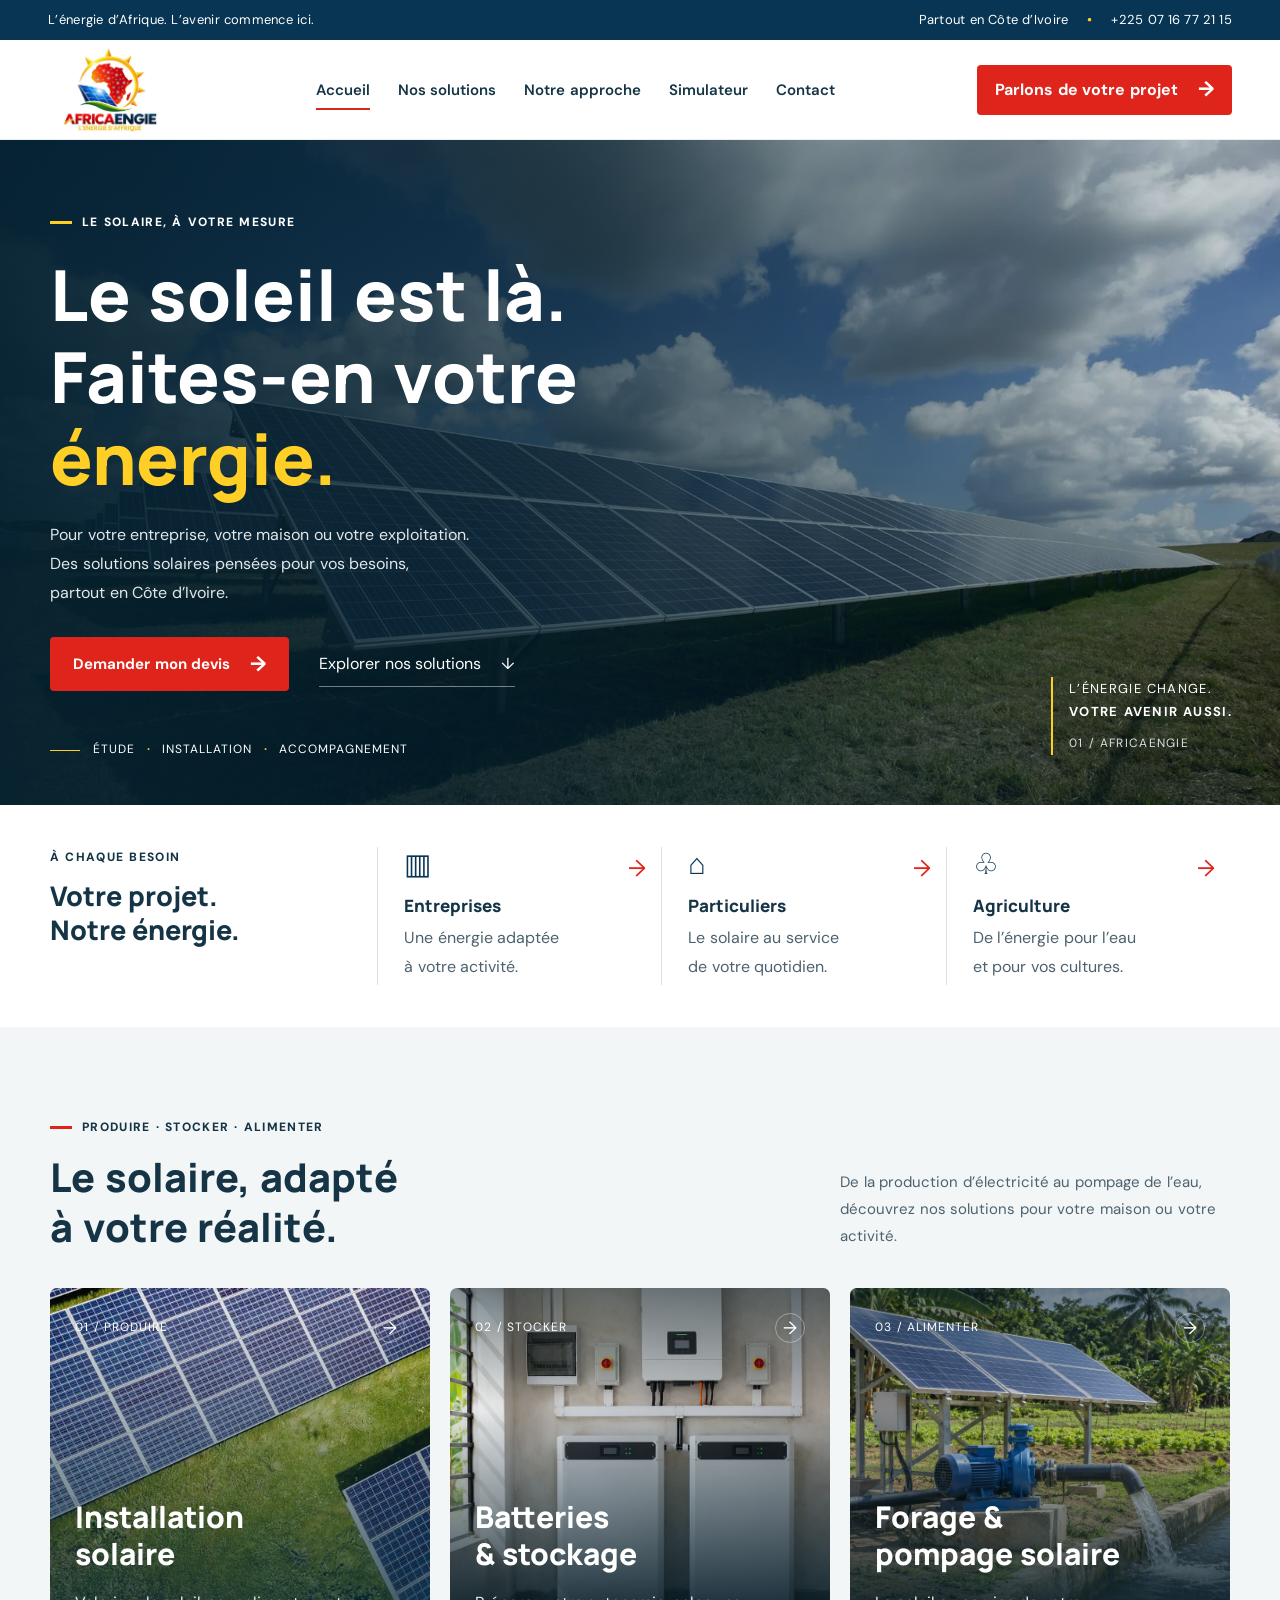
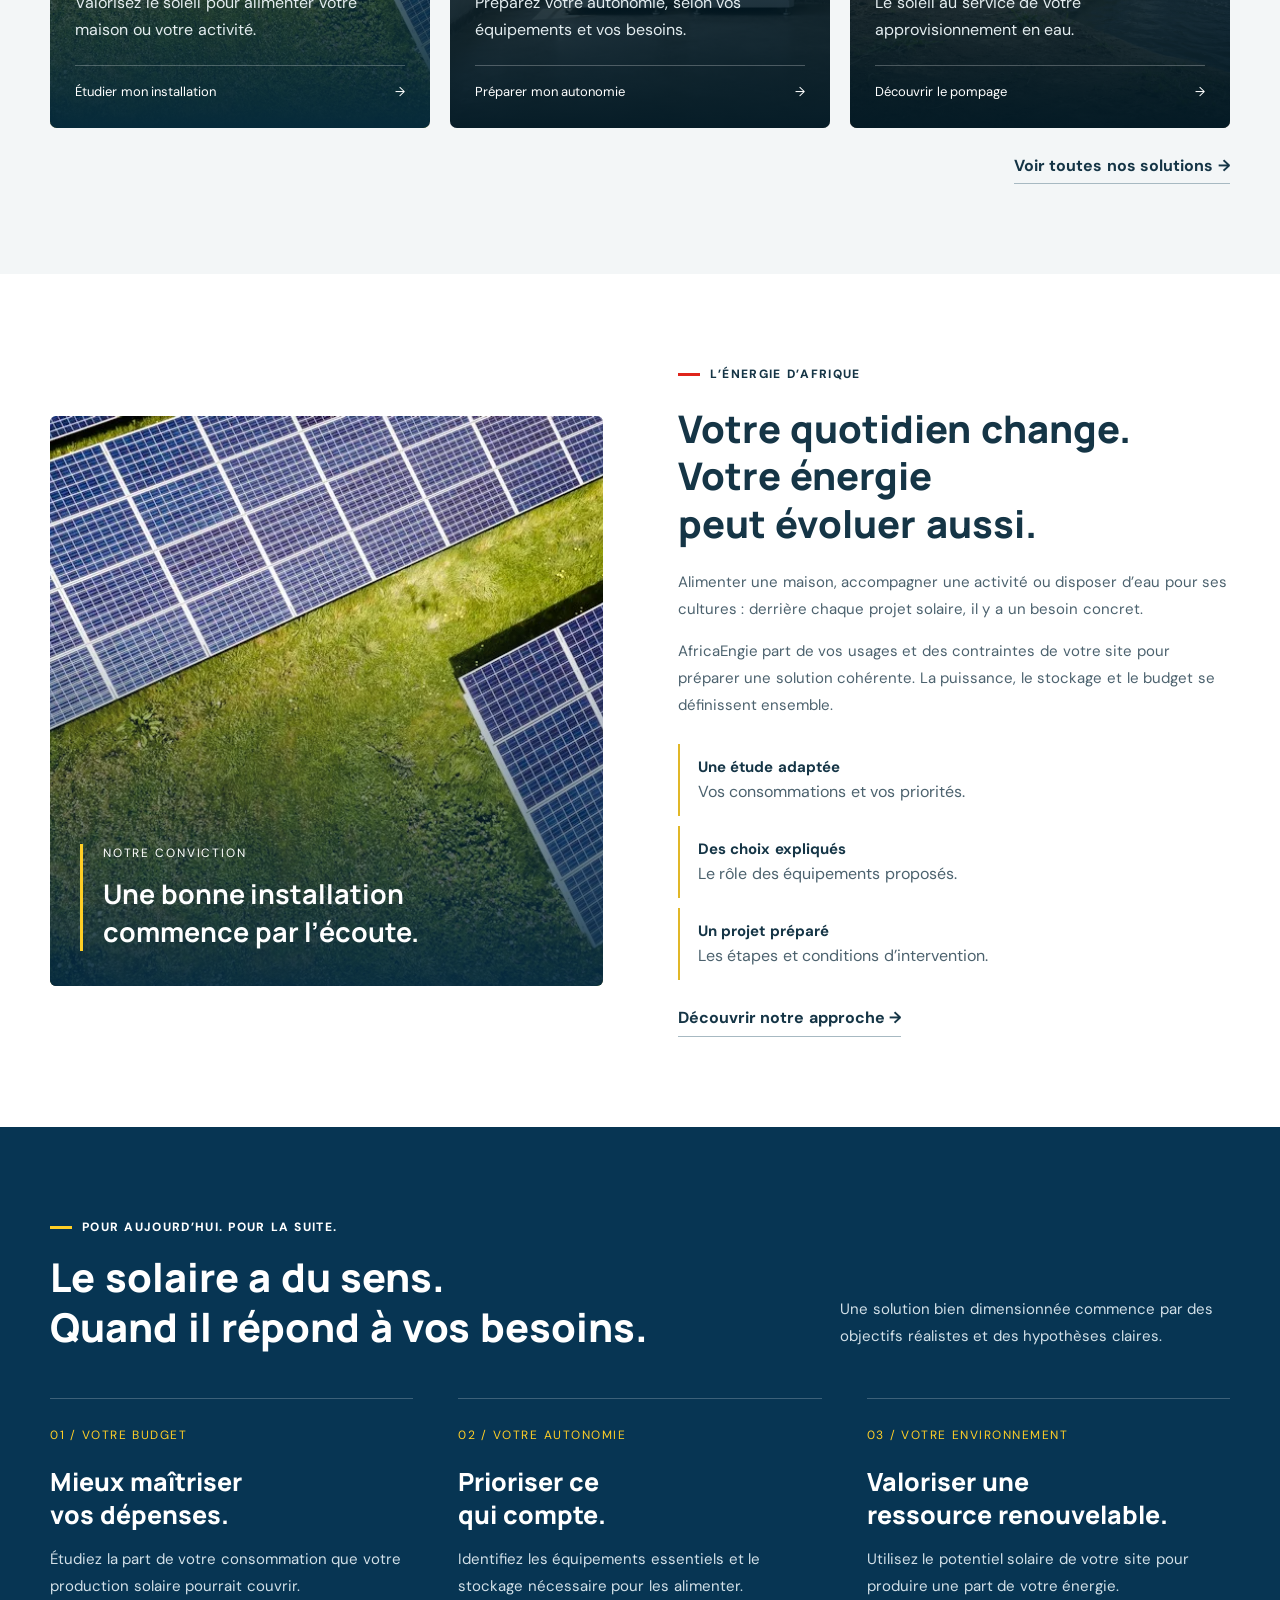
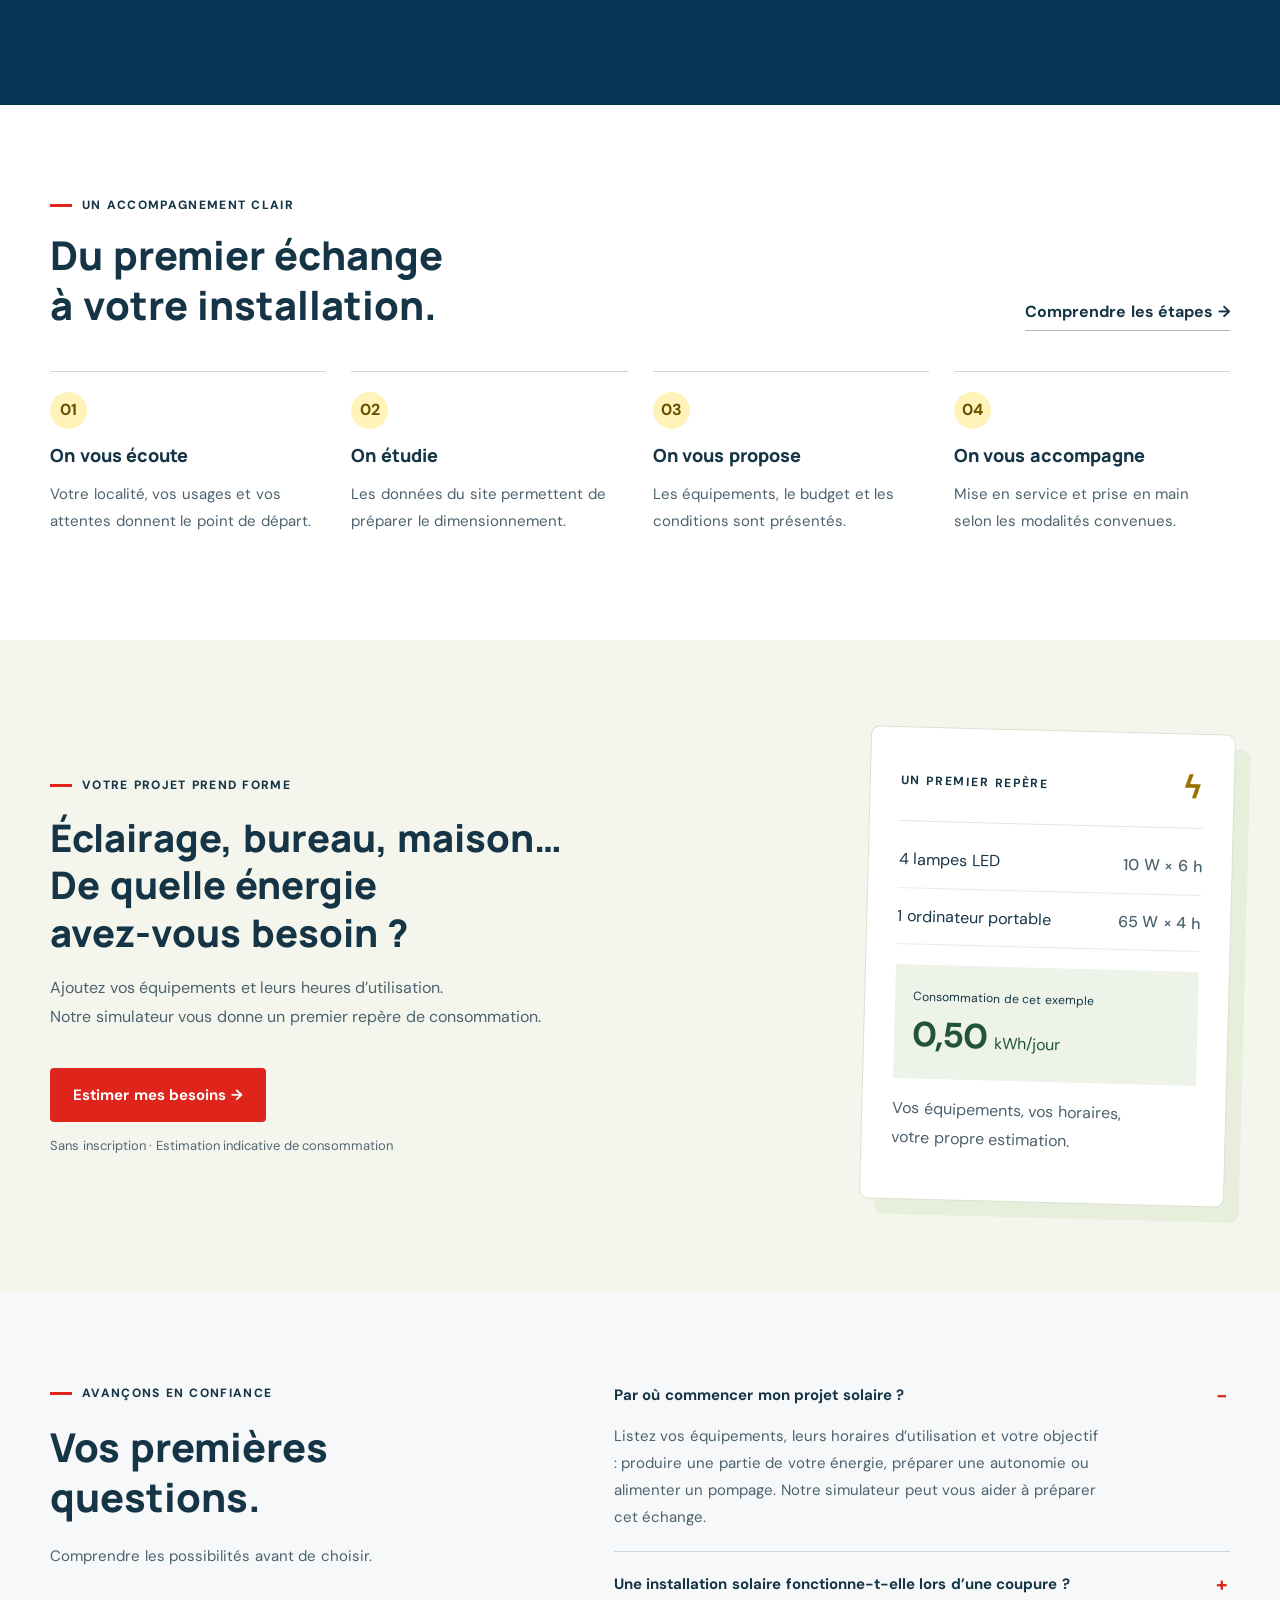
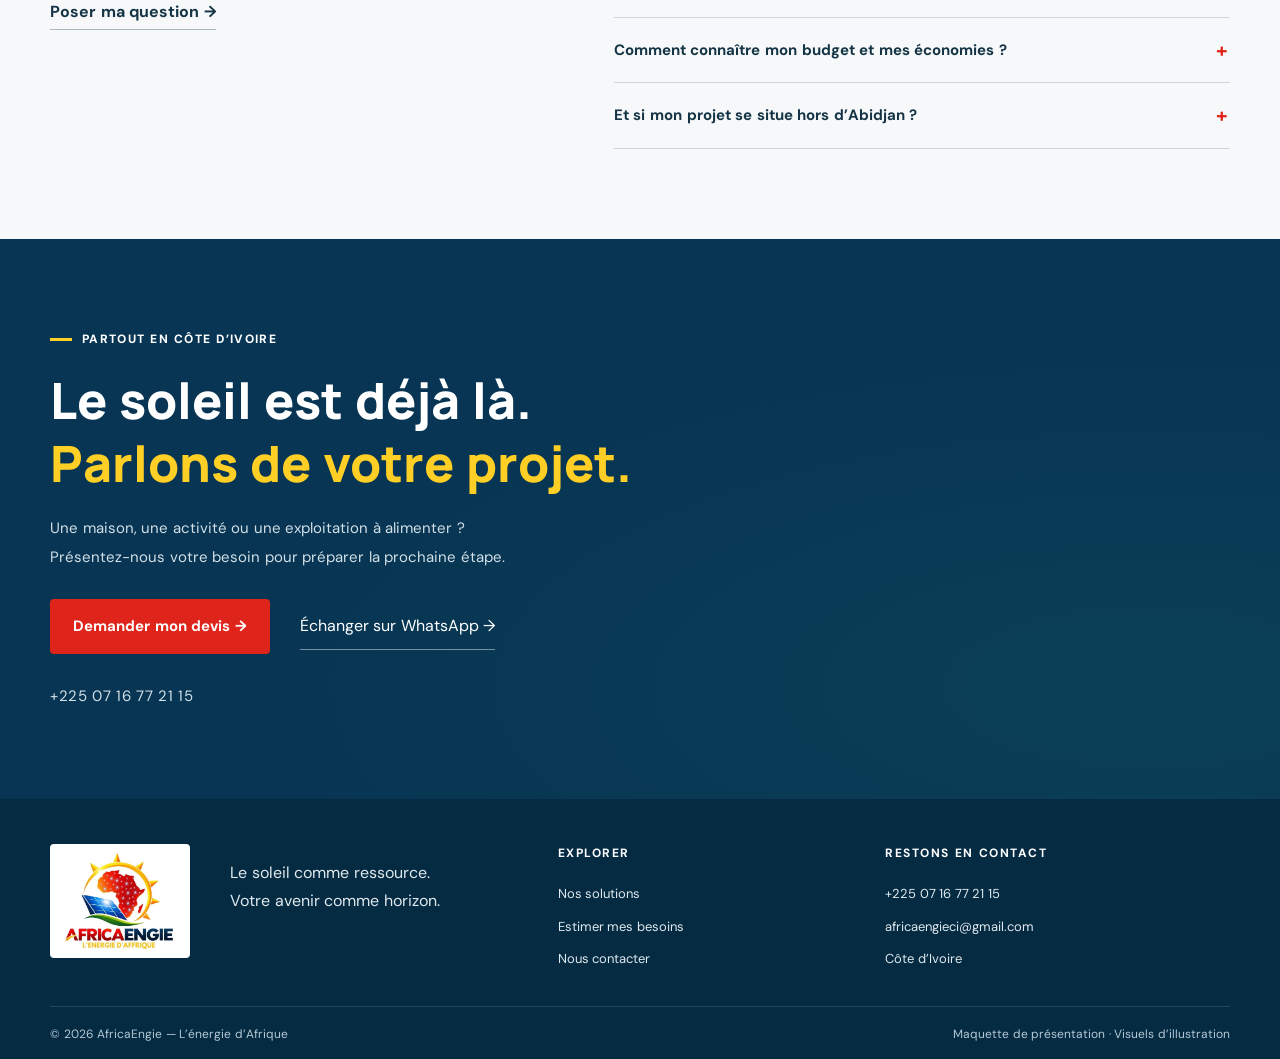
<file: index.html>
<!doctype html>
<html lang="fr">
<head>
  <meta name="robots" content="noindex, nofollow">
  <meta charset="utf-8"><meta name="viewport" content="width=device-width,initial-scale=1"><title>AfricaEngie | Énergie solaire en Côte d’Ivoire</title><meta name="description" content="AfricaEngie accompagne votre projet solaire en Côte d’Ivoire : installation, stockage, pompage et maintenance. Découvrez nos solutions et demandez un devis."><link rel="stylesheet" href="style.css?v=20261112-lecture16"><link rel="preload" as="image" href="assets/hero.webp" imagesrcset="assets/hero-mobile.webp 960w, assets/hero.webp 1800w" imagesizes="100vw" fetchpriority="high"></head>
<body>
<div class="top"><span>L’énergie d’Afrique. L’avenir commence ici.</span><span>Partout en Côte d’Ivoire <b>•</b> <a href="tel:+2250716772115">+225 07 16 77 21 15</a></span></div>
<header><a class="brand" href="index.html"><img src="assets/logo.webp" alt="AfricaEngie — L’énergie d’Afrique" width="400" height="355" loading="eager" decoding="async"></a>
<nav id="nav"><a  href="index.html" class="active" aria-current="page">Accueil</a><a href="solutions.html">Nos solutions</a><a href="approche.html">Notre approche</a><a href="simulateur.html">Simulateur</a><a href="contact.html">Contact</a></nav>
<a class="button small" href="contact.html">Parlons de votre projet <span>→</span></a><button id="menu" aria-label="Ouvrir le menu" aria-expanded="false">☰</button></header>
<main>
<section class="hero"><img class="hero-photo" src="assets/hero.webp" alt="Panneaux photovoltaïques éclairés par le soleil" width="1800" height="1198" loading="eager" decoding="async" fetchpriority="high" srcset="assets/hero-mobile.webp 960w, assets/hero.webp 1800w" sizes="100vw">
<div class="shade"></div>
<div class="hero-content">
<div class="eyebrow light"><i></i> LE SOLAIRE, À VOTRE MESURE</div>
<h1>Le soleil est là.<br>Faites-en votre<br><em>énergie.</em></h1>
<p>Pour votre entreprise, votre maison ou votre exploitation.<br class="desktop"> Des solutions solaires pensées pour vos besoins,<br class="desktop"> partout en Côte d’Ivoire.</p>
<div class="actions"><a class="button" href="contact.html">Demander mon devis <span>→</span></a><a class="ghost" href="solutions.html">Explorer nos solutions <span>↓</span></a></div>
<div class="hero-foot"><span class="line"></span><span>ÉTUDE <b>·</b> INSTALLATION <b>·</b> ACCOMPAGNEMENT</span></div>
</div>
<div class="image-note">L’ÉNERGIE CHANGE.<br><strong>VOTRE AVENIR AUSSI.</strong><span>01 / AFRICAENGIE</span></div>
</section>
<section class="audience wrap">
<div class="audience-intro"><span class="eyebrow">À CHAQUE BESOIN</span>
<h2>Votre projet.<br>Notre énergie.</h2>
</div>
<a href="contact.html" class="audience-item" data-profile="Entreprise"><span class="icon">▥</span>
<h3>Entreprises</h3>
<p>Une énergie adaptée<br>à votre activité.</p>
<span class="arrow">→</span></a><a href="contact.html" class="audience-item" data-profile="Particulier"><span class="icon">⌂</span>
<h3>Particuliers</h3>
<p>Le solaire au service<br>de votre quotidien.</p>
<span class="arrow">→</span></a><a href="contact.html" class="audience-item" data-profile="Agriculture"><span class="icon">♧</span>
<h3>Agriculture</h3>
<p>De l’énergie pour l’eau<br>et pour vos cultures.</p>
<span class="arrow">→</span></a></section>
<section class="section solutions">
<div class="wrap">
<div class="section-heading">
<div>
<div class="eyebrow"><i></i> PRODUIRE · STOCKER · ALIMENTER</div>
<h2>Le solaire, adapté<br>à votre réalité.</h2>
</div>
<p>De la production d’électricité au pompage de l’eau, découvrez nos solutions pour votre maison ou votre activité.</p>
</div>
<div class="services">
<article class="service photo-card"><img src="assets/panels.webp" alt="Installation photovoltaïque — image d’illustration" width="1000" height="563" loading="eager" decoding="async">
<div class="card-shade"></div>
<div class="card-top"><span>01 / PRODUIRE</span><span>→</span></div>
<div class="card-bottom">
<h3>Installation<br>solaire</h3>
<p>Valorisez le soleil pour alimenter votre maison ou votre activité.</p>
<a href="solutions.html#installation">Étudier mon installation <span>→</span></a></div>
</article>
<article class="service photo-card storage-photo"><img src="assets/batteries-stockage.webp" alt="Batteries de stockage et onduleur dans un local technique — illustration photoréaliste générée" width="850" height="1275" loading="eager" decoding="async">
<div class="card-shade"></div>
<div class="card-top"><span>02 / STOCKER</span><span>→</span></div>
<div class="card-bottom">
<h3>Batteries<br>& stockage</h3>
<p>Préparez votre autonomie, selon vos équipements et vos besoins.</p>
<a href="solutions.html#stockage">Préparer mon autonomie <span>→</span></a></div>
</article>
<article class="service photo-card pumping-photo"><img src="assets/pompage-solaire.webp" alt="Pompage solaire alimentant un canal d’irrigation — illustration photoréaliste générée" width="850" height="1275" loading="eager" decoding="async">
<div class="card-shade"></div>
<div class="card-top"><span>03 / ALIMENTER</span><span>→</span></div>
<div class="card-bottom">
<h3>Forage &<br>pompage solaire</h3>
<p>Le soleil au service de votre approvisionnement en eau.</p>
<a href="solutions.html#pompage">Découvrir le pompage <span>→</span></a></div>
</article>
</div>
<div class="preview-action"><a class="text-link" href="solutions.html">Voir toutes nos solutions →</a></div>
</div>
</section>
<section class="section wrap home-story">
<div class="story-photo"><img src="assets/panels.webp" alt="Panneaux photovoltaïques — image d’illustration" width="1000" height="563" loading="eager" decoding="async">
<div class="story-caption"><span>NOTRE CONVICTION</span><strong>Une bonne installation<br>commence par l’écoute.</strong></div>
</div>
<div class="story-copy">
<div class="eyebrow"><i></i> L’ÉNERGIE D’AFRIQUE</div>
<h2>Votre quotidien change.<br>Votre énergie<br>peut évoluer aussi.</h2>
<p>Alimenter une maison, accompagner une activité ou disposer d’eau pour ses cultures : derrière chaque projet solaire, il y a un besoin concret.</p>
<p>AfricaEngie part de vos usages et des contraintes de votre site pour préparer une solution cohérente. La puissance, le stockage et le budget se définissent ensemble.</p>
<div class="story-points">
<div><b>Une étude adaptée</b><span>Vos consommations et vos priorités.</span></div>
<div><b>Des choix expliqués</b><span>Le rôle des équipements proposés.</span></div>
<div><b>Un projet préparé</b><span>Les étapes et conditions d’intervention.</span></div>
</div>
<a class="text-link" href="approche.html">Découvrir notre approche →</a></div>
</section>
<section class="home-value section">
<div class="wrap">
<div class="section-heading">
<div>
<div class="eyebrow light"><i></i> POUR AUJOURD’HUI. POUR LA SUITE.</div>
<h2>Le solaire a du sens.<br>Quand il répond à vos besoins.</h2>
</div>
<p>Une solution bien dimensionnée commence par des objectifs réalistes et des hypothèses claires.</p>
</div>
<div class="value-grid">
<article><span>01 / VOTRE BUDGET</span>
<h3>Mieux maîtriser<br>vos dépenses.</h3>
<p>Étudiez la part de votre consommation que votre production solaire pourrait couvrir.</p>
</article>
<article><span>02 / VOTRE AUTONOMIE</span>
<h3>Prioriser ce<br>qui compte.</h3>
<p>Identifiez les équipements essentiels et le stockage nécessaire pour les alimenter.</p>
</article>
<article><span>03 / VOTRE ENVIRONNEMENT</span>
<h3>Valoriser une<br>ressource renouvelable.</h3>
<p>Utilisez le potentiel solaire de votre site pour produire une part de votre énergie.</p>
</article>
</div>
</div>
</section>
<section class="section wrap home-process">
<div class="section-heading">
<div>
<div class="eyebrow"><i></i> UN ACCOMPAGNEMENT CLAIR</div>
<h2>Du premier échange<br>à votre installation.</h2>
</div>
<a class="text-link" href="approche.html">Comprendre les étapes →</a></div>
<div class="process-grid">
<article><span>01</span>
<h3>On vous écoute</h3>
<p>Votre localité, vos usages et vos attentes donnent le point de départ.</p>
</article>
<article><span>02</span>
<h3>On étudie</h3>
<p>Les données du site permettent de préparer le dimensionnement.</p>
</article>
<article><span>03</span>
<h3>On vous propose</h3>
<p>Les équipements, le budget et les conditions sont présentés.</p>
</article>
<article><span>04</span>
<h3>On vous accompagne</h3>
<p>Mise en service et prise en main selon les modalités convenues.</p>
</article>
</div>
</section>
<section class="sim-preview section">
<div class="wrap">
<div>
<div class="eyebrow"><i></i> VOTRE PROJET PREND FORME</div>
<h2>Éclairage, bureau, maison…<br>De quelle énergie<br>avez-vous besoin ?</h2>
<p>Ajoutez vos équipements et leurs heures d’utilisation.<br>Notre simulateur vous donne un premier repère de consommation.</p>
<a class="button" href="simulateur.html">Estimer mes besoins →</a>
<p class="fine">Sans inscription · Estimation indicative de consommation</p>
</div>
<div class="sim-visual">
<div class="sim-visual-top"><span>UN PREMIER REPÈRE</span><span>ϟ</span></div>
<div class="example-row"><span>4 lampes LED</span><b>10 W × 6 h</b></div>
<div class="example-row"><span>1 ordinateur portable</span><b>65 W × 4 h</b></div>
<div class="example-result"><span>Consommation de cet exemple</span><strong>0,50 <small>kWh/jour</small></strong></div>
<p>Vos équipements, vos horaires,<br>votre propre estimation.</p>
</div>
</div>
</section>
<section class="section home-faq">
<div class="wrap faq-grid">
<div>
<div class="eyebrow"><i></i> AVANÇONS EN CONFIANCE</div>
<h2>Vos premières<br>questions.</h2>
<p>Comprendre les possibilités avant de choisir.</p>
<a class="text-link" href="contact.html">Poser ma question →</a></div>
<div>
<details open>
<summary>Par où commencer mon projet solaire ?</summary>
<p>Listez vos équipements, leurs horaires d’utilisation et votre objectif : produire une partie de votre énergie, préparer une autonomie ou alimenter un pompage. Notre simulateur peut vous aider à préparer cet échange.</p>
</details>
<details>
<summary>Une installation solaire fonctionne-t-elle lors d’une coupure ?</summary>
<p>Cela dépend de sa configuration. Une installation raccordée au réseau ne fournit pas automatiquement une alimentation de secours. Le besoin doit être prévu dans l’étude, avec des équipements compatibles et, selon le cas, du stockage.</p>
</details>
<details>
<summary>Comment connaître mon budget et mes économies ?</summary>
<p>Une étude prend en compte vos usages, la production attendue, l’énergie utilisée sur place et le coût des équipements. La proposition doit préciser les hypothèses derrière les économies estimées.</p>
</details>
<details>
<summary>Et si mon projet se situe hors d’Abidjan ?</summary>
<p>Présentez-nous votre localité : AfricaEngie accompagne les projets partout en Côte d’Ivoire. Les modalités d’intervention sont précisées selon le site.</p>
</details>
</div>
</div>
</section>
<section class="home-final section">
<div class="wrap">
<div class="eyebrow light"><i></i> PARTOUT EN CÔTE D’IVOIRE</div>
<h2>Le soleil est déjà là.<br><em>Parlons de votre projet.</em></h2>
<p>Une maison, une activité ou une exploitation à alimenter ?<br>Présentez-nous votre besoin pour préparer la prochaine étape.</p>
<div class="actions"><a class="button" href="contact.html">Demander mon devis →</a><a class="ghost" href="https://wa.me/2250716772115" target="_blank" rel="noopener">Échanger sur WhatsApp →</a></div>
<a class="final-phone" href="tel:+2250716772115">+225 07 16 77 21 15</a></div>
</section>
</main>
<footer>
<div class="wrap footer-main"><a class="footer-logo" href="index.html"><img src="assets/logo.webp" alt="AfricaEngie" width="400" height="355" loading="eager" decoding="async"></a>
<p>Le soleil comme ressource.<br>Votre avenir comme horizon.</p>
<div><strong>EXPLORER</strong><a href="solutions.html">Nos solutions</a><a href="simulateur.html">Estimer mes besoins</a><a href="contact.html">Nous contacter</a></div>
<div><strong>RESTONS EN CONTACT</strong><a href="tel:+2250716772115">+225 07 16 77 21 15</a><a href="mailto:africaengieci@gmail.com">africaengieci@gmail.com</a><span>Côte d’Ivoire</span></div>
</div>
<div class="wrap footer-bottom"><span>© 2026 AfricaEngie — L’énergie d’Afrique</span><span>Maquette de présentation · Visuels d’illustration</span></div>
</footer>
<div class="mobile-actions"><a href="contact.html">Demander un devis →</a><a href="https://wa.me/2250716772115" target="_blank" rel="noopener">WhatsApp →</a></div>
<script src="app.js"></script>
</body>
</html>
</file>
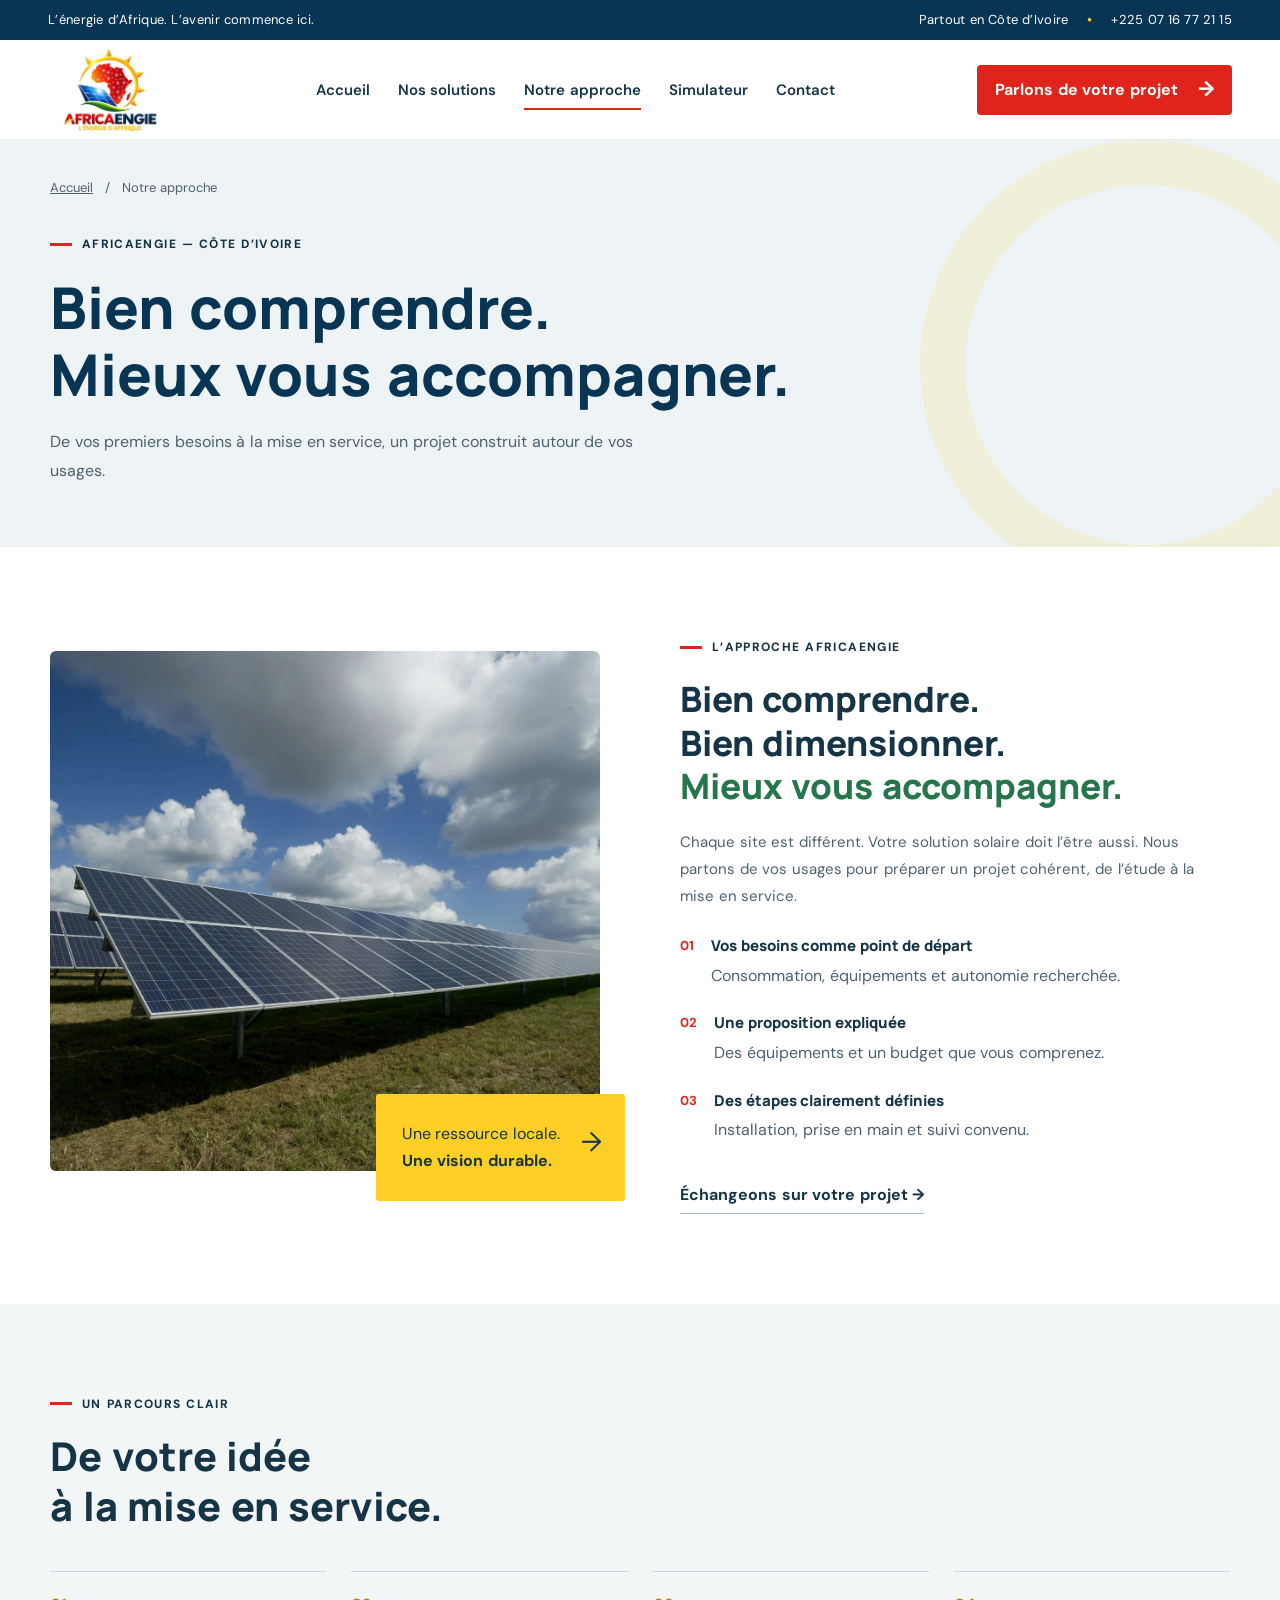
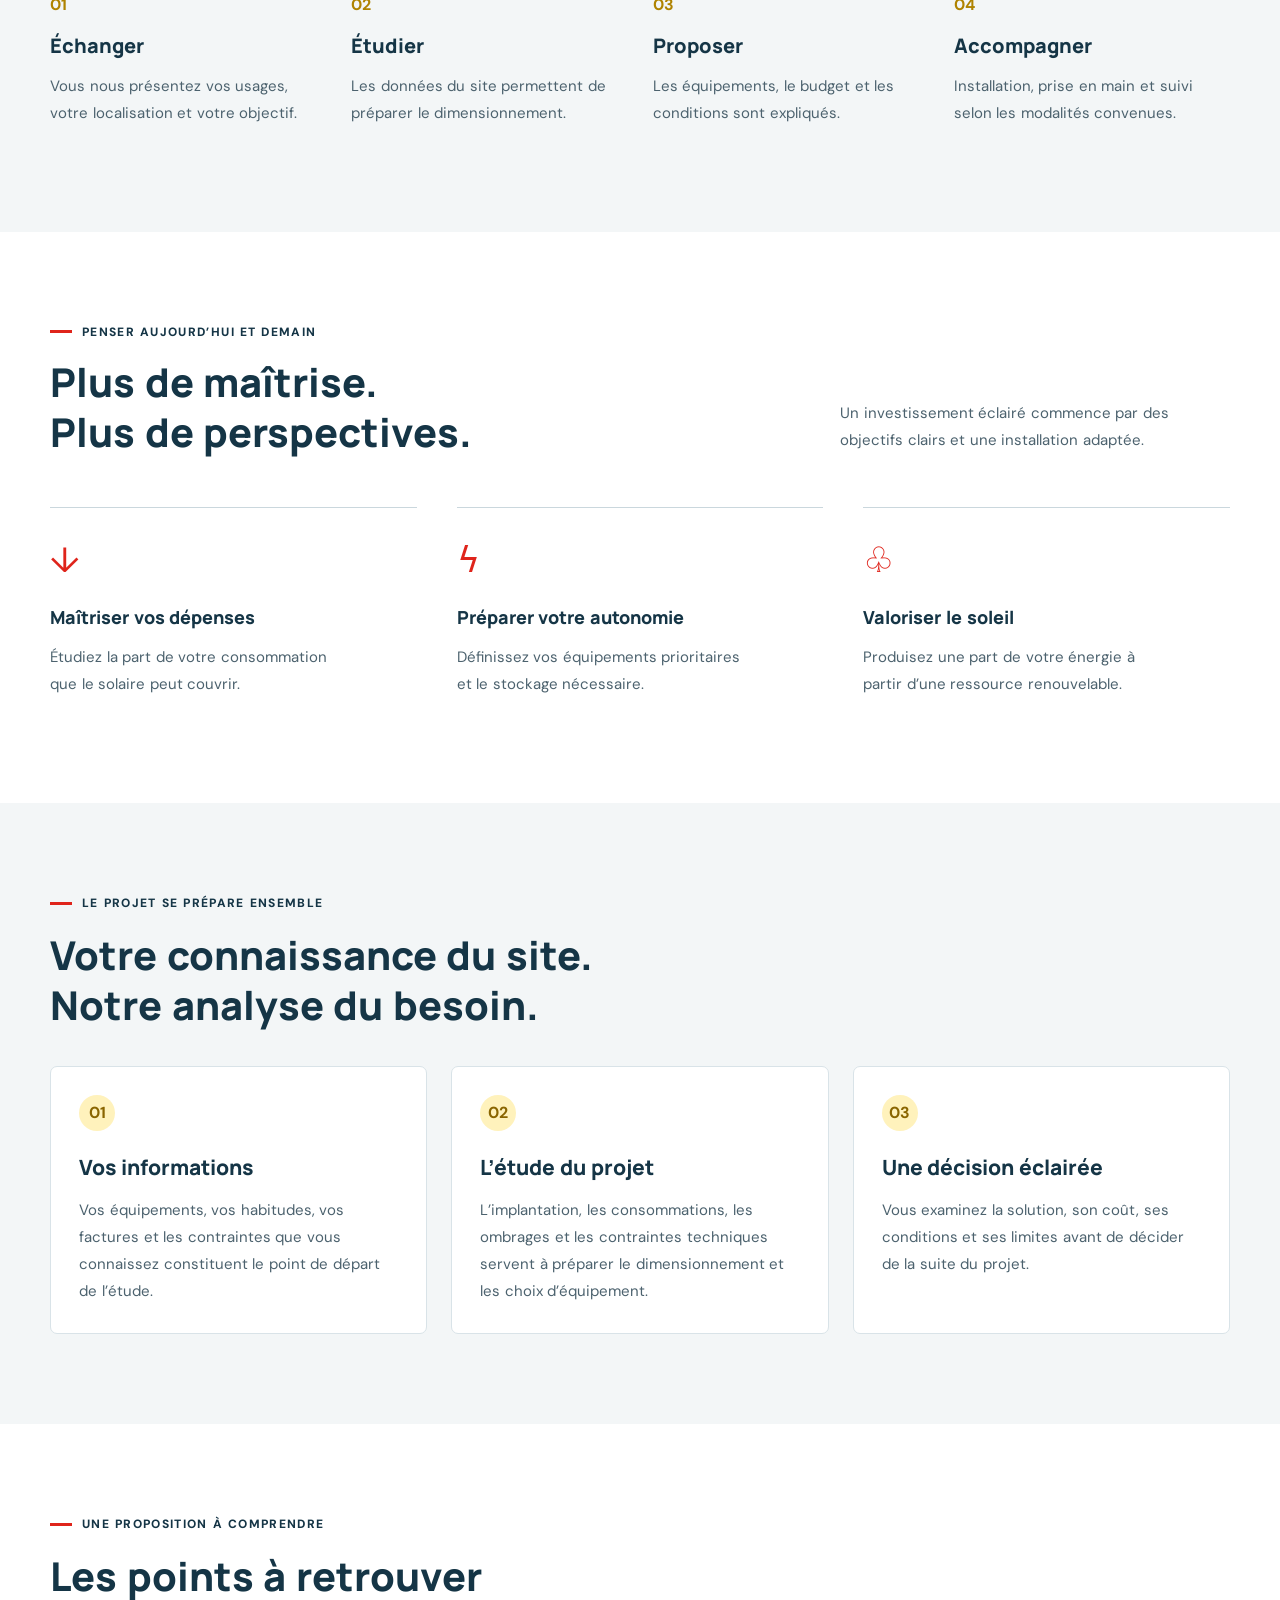
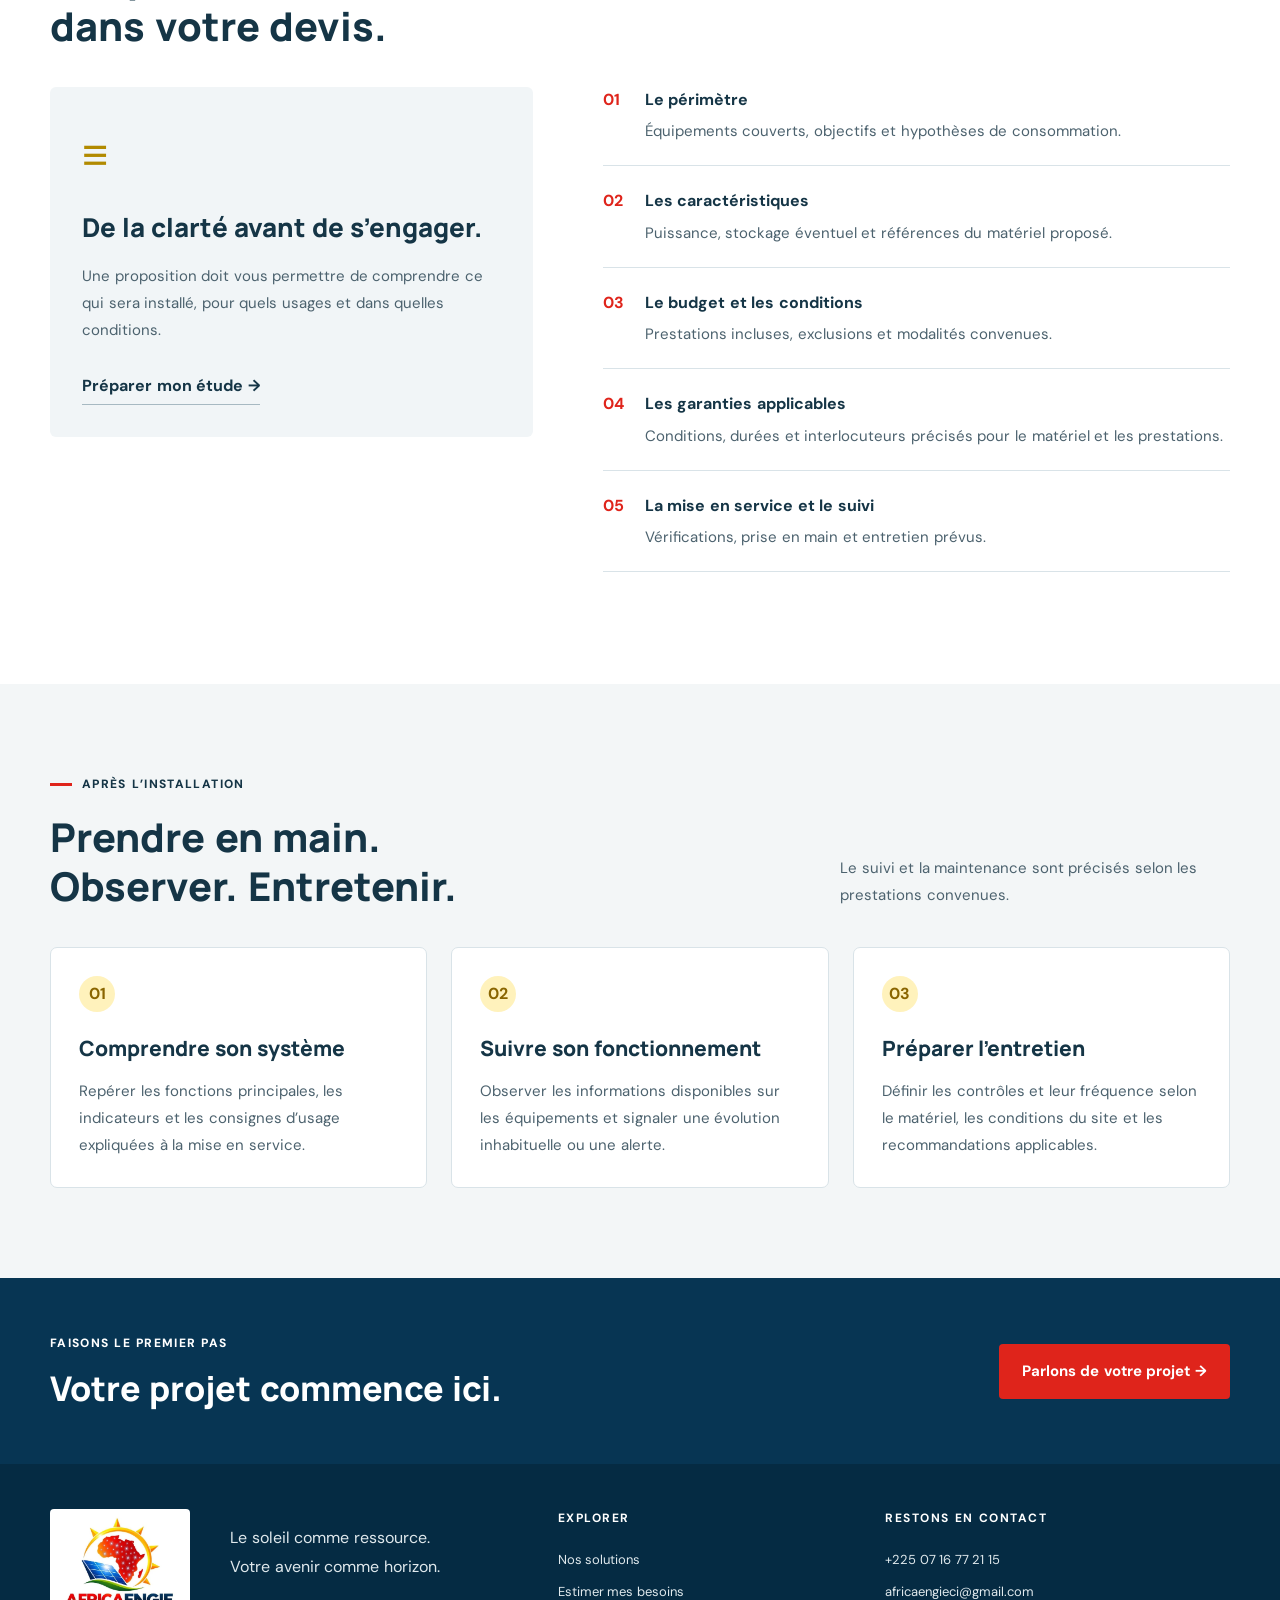
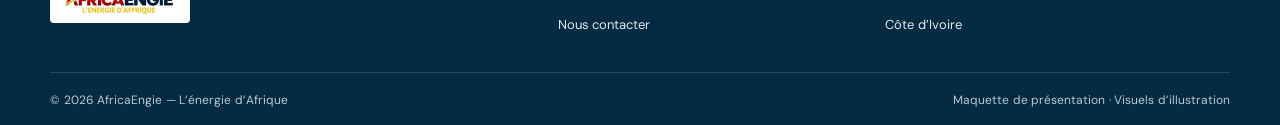
<file: approche.html>
<!doctype html>
<html lang="fr">
<head>
  <meta name="robots" content="noindex, nofollow">
  <meta charset="utf-8"><meta name="viewport" content="width=device-width,initial-scale=1"><title>Notre approche | AfricaEngie</title><meta name="description" content="Solutions solaires pour entreprises et particuliers en Côte d’Ivoire."><link rel="stylesheet" href="style.css?v=20261112-lecture16"></head>
<body>
<div class="top"><span>L’énergie d’Afrique. L’avenir commence ici.</span><span>Partout en Côte d’Ivoire <b>•</b> <a href="tel:+2250716772115">+225 07 16 77 21 15</a></span></div>
<header><a class="brand" href="index.html"><img src="assets/logo.webp" alt="AfricaEngie — L’énergie d’Afrique" width="400" height="355" loading="eager" decoding="async"></a>
<nav id="nav"><a  href="index.html">Accueil</a><a href="solutions.html">Nos solutions</a><a href="approche.html" class="active" aria-current="page">Notre approche</a><a href="simulateur.html">Simulateur</a><a href="contact.html">Contact</a></nav>
<a class="button small" href="contact.html">Parlons de votre projet <span>→</span></a><button id="menu" aria-label="Ouvrir le menu" aria-expanded="false">☰</button></header>
<main>
<section class="page-banner">
<div class="wrap">
<div class="breadcrumb"><a href="index.html">Accueil</a><span>/</span>Notre approche</div>
<div class="eyebrow"><i></i> AFRICAENGIE — CÔTE D’IVOIRE</div>
<h1>Bien comprendre.<br>Mieux vous accompagner.</h1>
<p>De vos premiers besoins à la mise en service, un projet construit autour de vos usages.</p>
</div>
</section>
<section class="about section wrap" id="approche">
<div class="about-visual"><img src="assets/hero.webp" alt="Vue de panneaux solaires — image d’illustration" width="1800" height="1198" loading="eager" decoding="async" fetchpriority="high">
<div class="yellow-tag">Une ressource locale.<br><strong>Une vision durable.</strong><span>→</span></div>
</div>
<div class="about-copy">
<div class="eyebrow"><i></i> L’APPROCHE AFRICAENGIE</div>
<h2>Bien comprendre.<br>Bien dimensionner.<br><em>Mieux vous accompagner.</em></h2>
<p>Chaque site est différent. Votre solution solaire doit l’être aussi. Nous partons de vos usages pour préparer un projet cohérent, de l’étude à la mise en service.</p>
<div class="check"><b>01</b>
<div>
<h3>Vos besoins comme point de départ</h3>
<p>Consommation, équipements et autonomie recherchée.</p>
</div>
</div>
<div class="check"><b>02</b>
<div>
<h3>Une proposition expliquée</h3>
<p>Des équipements et un budget que vous comprenez.</p>
</div>
</div>
<div class="check"><b>03</b>
<div>
<h3>Des étapes clairement définies</h3>
<p>Installation, prise en main et suivi convenu.</p>
</div>
</div>
<a href="contact.html" class="text-link">Échangeons sur votre projet →</a></div>
</section>
<section class="section process-section">
<div class="wrap">
<div class="eyebrow"><i></i> UN PARCOURS CLAIR</div>
<h2>De votre idée<br>à la mise en service.</h2>
<div class="process-grid">
<article><span>01</span>
<h3>Échanger</h3>
<p>Vous nous présentez vos usages, votre localisation et votre objectif.</p>
</article>
<article><span>02</span>
<h3>Étudier</h3>
<p>Les données du site permettent de préparer le dimensionnement.</p>
</article>
<article><span>03</span>
<h3>Proposer</h3>
<p>Les équipements, le budget et les conditions sont expliqués.</p>
</article>
<article><span>04</span>
<h3>Accompagner</h3>
<p>Installation, prise en main et suivi selon les modalités convenues.</p>
</article>
</div>
</div>
</section>
<section class="benefits section wrap">
<div class="section-heading">
<div>
<div class="eyebrow"><i></i> PENSER AUJOURD’HUI ET DEMAIN</div>
<h2>Plus de maîtrise.<br>Plus de perspectives.</h2>
</div>
<p>Un investissement éclairé commence par des objectifs clairs et une installation adaptée.</p>
</div>
<div class="benefit-grid">
<article><span>↓</span>
<h3>Maîtriser vos dépenses</h3>
<p>Étudiez la part de votre consommation que le solaire peut couvrir.</p>
</article>
<article><span>ϟ</span>
<h3>Préparer votre autonomie</h3>
<p>Définissez vos équipements prioritaires et le stockage nécessaire.</p>
</article>
<article><span>♧</span>
<h3>Valoriser le soleil</h3>
<p>Produisez une part de votre énergie à partir d’une ressource renouvelable.</p>
</article>
</div>
</section>
<section class="section deep-section deep-tint">
<div class="wrap">
<div class="section-heading">
<div>
<div class="eyebrow"><i></i>LE PROJET SE PRÉPARE ENSEMBLE</div>
<h2>Votre connaissance du site.<br>Notre analyse du besoin.</h2>
</div>
</div>
<div class="deep-grid">
<article class="deep-card"><span class="deep-number">01</span>
<h3>Vos informations</h3>
<p>Vos équipements, vos habitudes, vos factures et les contraintes que vous connaissez constituent le point de départ de l’étude.</p>
</article>
<article class="deep-card"><span class="deep-number">02</span>
<h3>L’étude du projet</h3>
<p>L’implantation, les consommations, les ombrages et les contraintes techniques servent à préparer le dimensionnement et les choix d’équipement.</p>
</article>
<article class="deep-card"><span class="deep-number">03</span>
<h3>Une décision éclairée</h3>
<p>Vous examinez la solution, son coût, ses conditions et ses limites avant de décider de la suite du projet.</p>
</article>
</div>
</div>
</section>
<section class="section deep-section ">
<div class="wrap">
<div class="section-heading">
<div>
<div class="eyebrow"><i></i>UNE PROPOSITION À COMPRENDRE</div>
<h2>Les points à retrouver<br>dans votre devis.</h2>
</div>
</div>
<div class="document-grid">
<div class="document-intro"><span class="document-icon" aria-hidden="true">≡</span>
<h3>De la clarté avant de s’engager.</h3>
<p>Une proposition doit vous permettre de comprendre ce qui sera installé, pour quels usages et dans quelles conditions.</p>
<a class="text-link" href="contact.html">Préparer mon étude →</a></div>
<ol class="numbered-list">
<li><b>Le périmètre</b><span>Équipements couverts, objectifs et hypothèses de consommation.</span></li>
<li><b>Les caractéristiques</b><span>Puissance, stockage éventuel et références du matériel proposé.</span></li>
<li><b>Le budget et les conditions</b><span>Prestations incluses, exclusions et modalités convenues.</span></li>
<li><b>Les garanties applicables</b><span>Conditions, durées et interlocuteurs précisés pour le matériel et les prestations.</span></li>
<li><b>La mise en service et le suivi</b><span>Vérifications, prise en main et entretien prévus.</span></li>
</ol>
</div>
</div>
</section>
<section class="section deep-section deep-tint">
<div class="wrap">
<div class="section-heading">
<div>
<div class="eyebrow"><i></i>APRÈS L’INSTALLATION</div>
<h2>Prendre en main.<br>Observer. Entretenir.</h2>
</div>
<p>Le suivi et la maintenance sont précisés selon les prestations convenues.</p>
</div>
<div class="deep-grid">
<article class="deep-card"><span class="deep-number">01</span>
<h3>Comprendre son système</h3>
<p>Repérer les fonctions principales, les indicateurs et les consignes d’usage expliquées à la mise en service.</p>
</article>
<article class="deep-card"><span class="deep-number">02</span>
<h3>Suivre son fonctionnement</h3>
<p>Observer les informations disponibles sur les équipements et signaler une évolution inhabituelle ou une alerte.</p>
</article>
<article class="deep-card"><span class="deep-number">03</span>
<h3>Préparer l’entretien</h3>
<p>Définir les contrôles et leur fréquence selon le matériel, les conditions du site et les recommandations applicables.</p>
</article>
</div>
</div>
</section>
<section class="page-cta">
<div class="wrap">
<div><span class="eyebrow light">FAISONS LE PREMIER PAS</span>
<h2>Votre projet commence ici.</h2>
</div>
<a class="button" href="contact.html">Parlons de votre projet →</a></div>
</section>
</main>
<footer>
<div class="wrap footer-main"><a class="footer-logo" href="index.html"><img src="assets/logo.webp" alt="AfricaEngie" width="400" height="355" loading="eager" decoding="async"></a>
<p>Le soleil comme ressource.<br>Votre avenir comme horizon.</p>
<div><strong>EXPLORER</strong><a href="solutions.html">Nos solutions</a><a href="simulateur.html">Estimer mes besoins</a><a href="contact.html">Nous contacter</a></div>
<div><strong>RESTONS EN CONTACT</strong><a href="tel:+2250716772115">+225 07 16 77 21 15</a><a href="mailto:africaengieci@gmail.com">africaengieci@gmail.com</a><span>Côte d’Ivoire</span></div>
</div>
<div class="wrap footer-bottom"><span>© 2026 AfricaEngie — L’énergie d’Afrique</span><span>Maquette de présentation · Visuels d’illustration</span></div>
</footer>
<div class="mobile-actions"><a href="contact.html">Demander un devis →</a><a href="https://wa.me/2250716772115" target="_blank" rel="noopener">WhatsApp →</a></div>
<script src="app.js"></script>
</body>
</html>
</file>
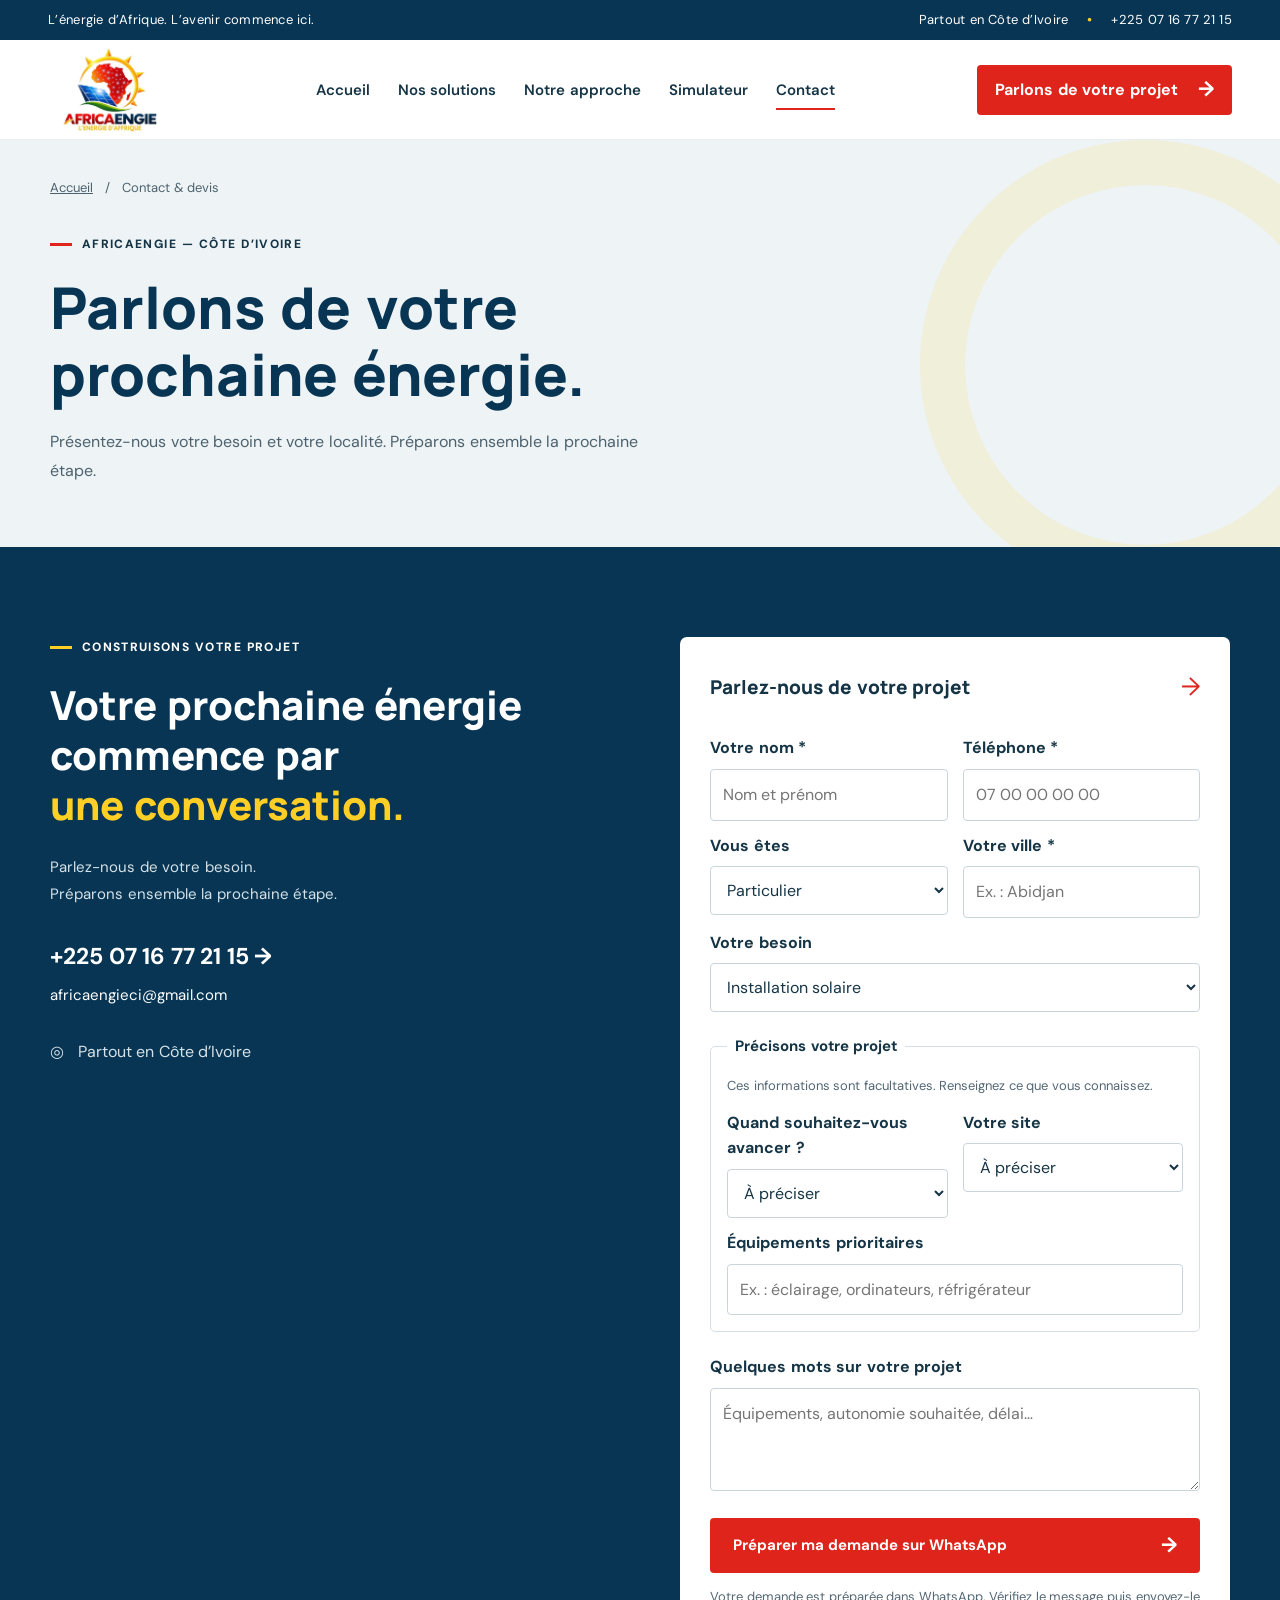
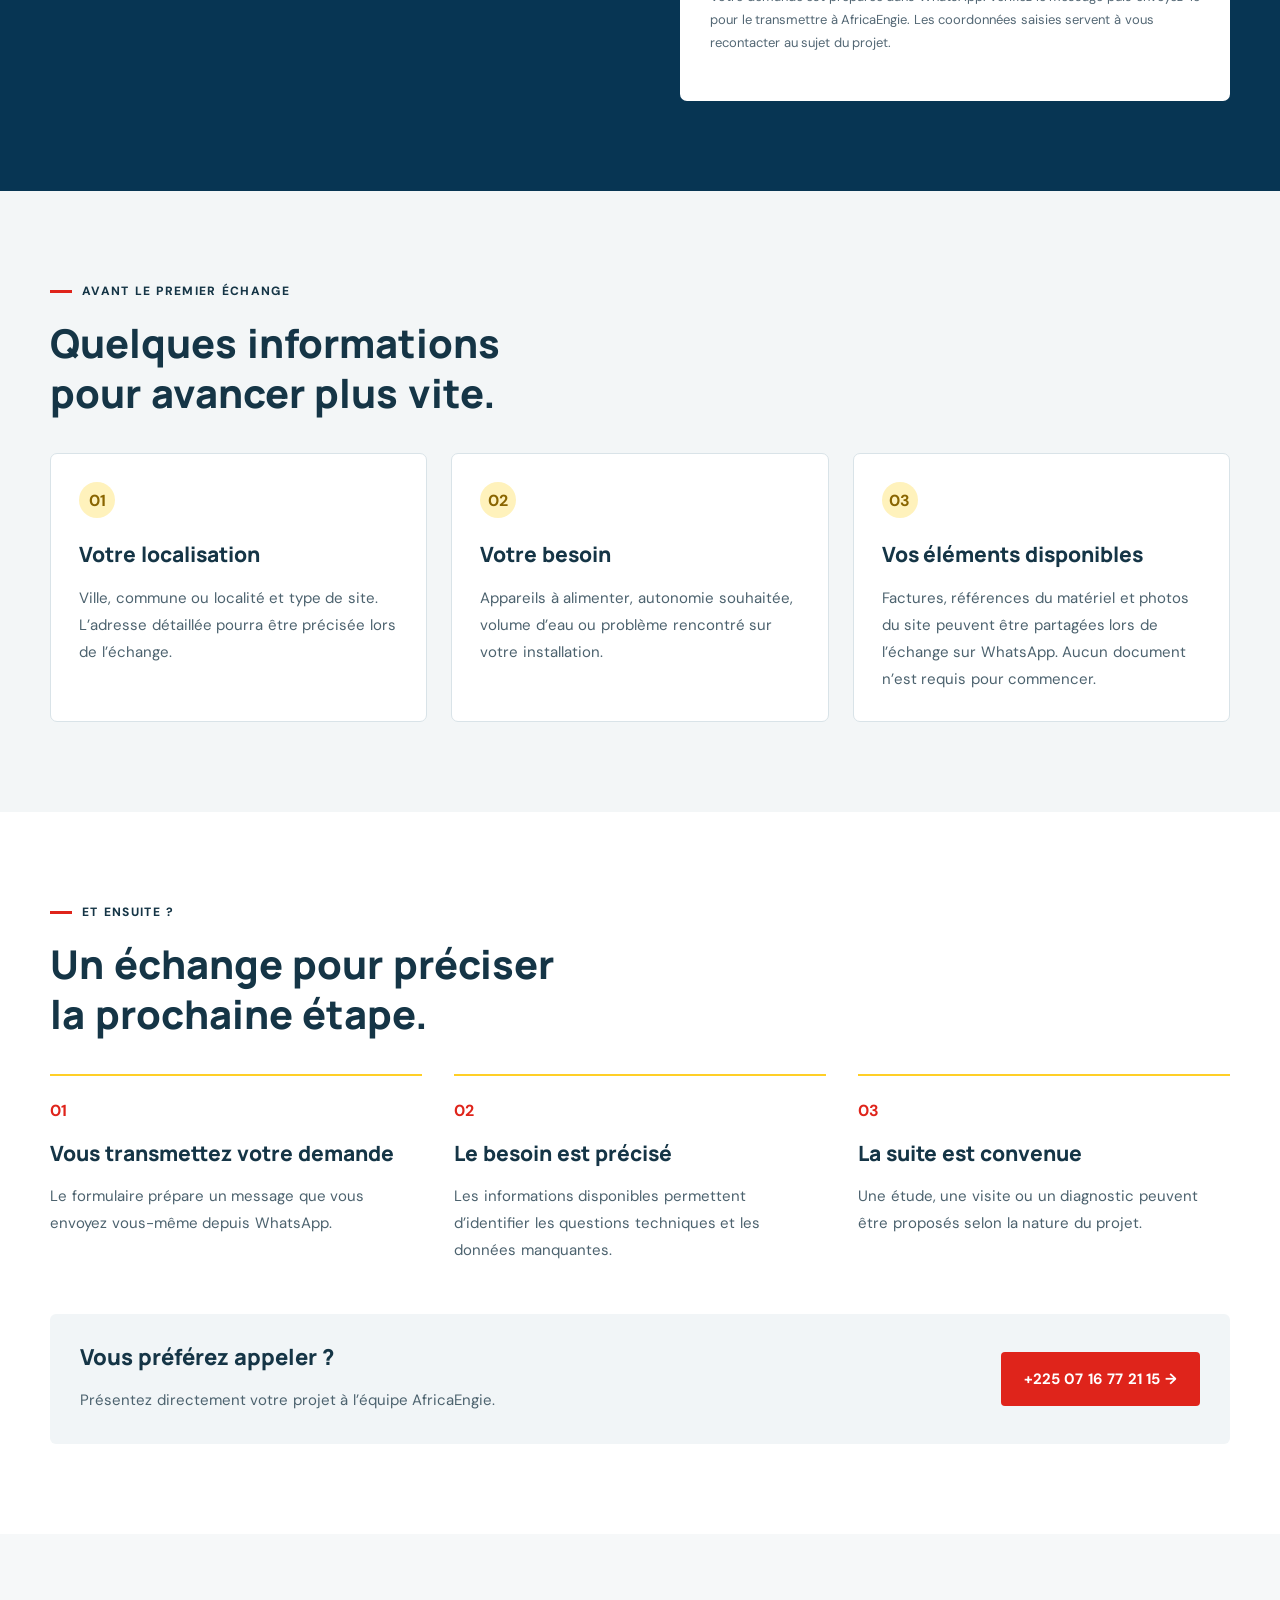
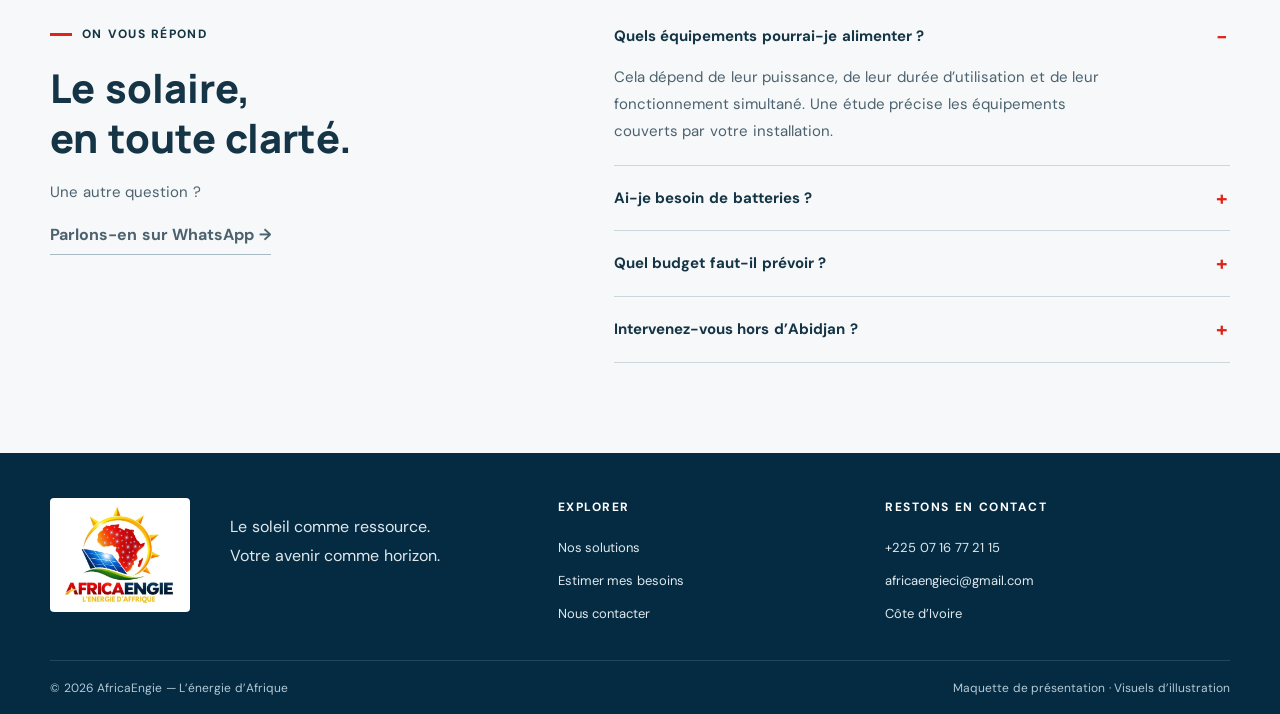
<file: contact.html>
<!doctype html>
<html lang="fr">
<head>
  <meta name="robots" content="noindex, nofollow">
  <meta charset="utf-8"><meta name="viewport" content="width=device-width,initial-scale=1"><title>Contact et devis solaire | AfricaEngie</title><meta name="description" content="Solutions solaires pour entreprises et particuliers en Côte d’Ivoire."><link rel="stylesheet" href="style.css?v=20261112-lecture16"></head>
<body>
<div class="top"><span>L’énergie d’Afrique. L’avenir commence ici.</span><span>Partout en Côte d’Ivoire <b>•</b> <a href="tel:+2250716772115">+225 07 16 77 21 15</a></span></div>
<header><a class="brand" href="index.html"><img src="assets/logo.webp" alt="AfricaEngie — L’énergie d’Afrique" width="400" height="355" loading="eager" decoding="async"></a>
<nav id="nav"><a  href="index.html">Accueil</a><a href="solutions.html">Nos solutions</a><a href="approche.html">Notre approche</a><a href="simulateur.html">Simulateur</a><a href="contact.html" class="active" aria-current="page">Contact</a></nav>
<a class="button small" href="contact.html">Parlons de votre projet <span>→</span></a><button id="menu" aria-label="Ouvrir le menu" aria-expanded="false">☰</button></header>
<main>
<section class="page-banner">
<div class="wrap">
<div class="breadcrumb"><a href="index.html">Accueil</a><span>/</span>Contact & devis</div>
<div class="eyebrow"><i></i> AFRICAENGIE — CÔTE D’IVOIRE</div>
<h1>Parlons de votre<br>prochaine énergie.</h1>
<p>Présentez-nous votre besoin et votre localité. Préparons ensemble la prochaine étape.</p>
</div>
</section>
<section id="contact" class="contact section">
<div class="wrap contact-grid">
<div>
<div class="eyebrow light"><i></i> CONSTRUISONS VOTRE PROJET</div>
<h2>Votre prochaine énergie<br>commence par<br><em>une conversation.</em></h2>
<p>Parlez-nous de votre besoin.<br>Préparons ensemble la prochaine étape.</p>
<a class="phone" href="tel:+2250716772115">+225 07 16 77 21 15 →</a><a class="mail" href="mailto:africaengieci@gmail.com">africaengieci@gmail.com</a>
<div class="location">◎ &nbsp; Partout en Côte d’Ivoire</div>
</div>
<form id="quote">
<div class="form-heading">
<h3>Parlez-nous de votre projet</h3>
<span>→</span></div>
<div class="calc-fields">
<div><label for="name">Votre nom *</label><input id="name" required autocomplete="name" placeholder="Nom et prénom"></div>
<div><label for="phone">Téléphone *</label><input id="phone" required type="tel" autocomplete="tel" placeholder="07 00 00 00 00"></div>
</div>
<div class="calc-fields">
<div><label for="profile">Vous êtes</label><select id="profile"><option>Particulier</option><option>Entreprise</option><option>Agriculture</option><option>Collectivité</option></select></div>
<div><label for="city">Votre ville *</label><input id="city" required placeholder="Ex. : Abidjan"></div>
</div>
<label for="service">Votre besoin</label><select id="service"><option>Installation solaire</option><option>Batteries et stockage</option><option>Forage et pompage</option><option>Audit énergétique</option><option>Maintenance</option></select>
<fieldset class="project-fields">
<legend>Précisons votre projet</legend>
<p class="fine">Ces informations sont facultatives. Renseignez ce que vous connaissez.</p>
<div class="calc-fields">
<div><label for="timeline">Quand souhaitez-vous avancer ?</label><select id="timeline"><option value="">À préciser</option><option>Dès que possible</option><option>Dans 1 à 3 mois</option><option>Dans plus de 3 mois</option><option>Je me renseigne</option></select></div>
<div><label for="site-state">Votre site</label><select id="site-state"><option value="">À préciser</option><option>Bâtiment ou site existant</option><option>Projet en construction</option><option>Installation solaire existante</option><option>Terrain agricole</option></select></div>
</div>
<div id="project-context"><label for="project-detail" id="project-detail-label">Équipements prioritaires</label><input id="project-detail" maxlength="300" placeholder="Ex. : éclairage, réfrigérateur, ordinateurs"></div>
</fieldset>
<label for="message">Quelques mots sur votre projet</label><textarea id="message" rows="3" placeholder="Équipements, autonomie souhaitée, délai…"></textarea><button class="button full" type="submit">Préparer ma demande sur WhatsApp <span>→</span></button>
<p class="fine">Votre demande est préparée dans WhatsApp. Vérifiez le message puis envoyez-le pour le transmettre à AfricaEngie. Les coordonnées saisies servent à vous recontacter au sujet du projet.</p>
<p id="form-status" role="status"></p>
</form>
</div>
</section>
<section class="section deep-section deep-tint">
<div class="wrap">
<div class="section-heading">
<div>
<div class="eyebrow"><i></i>AVANT LE PREMIER ÉCHANGE</div>
<h2>Quelques informations<br>pour avancer plus vite.</h2>
</div>
</div>
<div class="deep-grid">
<article class="deep-card"><span class="deep-number">01</span>
<h3>Votre localisation</h3>
<p>Ville, commune ou localité et type de site. L’adresse détaillée pourra être précisée lors de l’échange.</p>
</article>
<article class="deep-card"><span class="deep-number">02</span>
<h3>Votre besoin</h3>
<p>Appareils à alimenter, autonomie souhaitée, volume d’eau ou problème rencontré sur votre installation.</p>
</article>
<article class="deep-card"><span class="deep-number">03</span>
<h3>Vos éléments disponibles</h3>
<p>Factures, références du matériel et photos du site peuvent être partagées lors de l’échange sur WhatsApp. Aucun document n’est requis pour commencer.</p>
</article>
</div>
</div>
</section>
<section class="section deep-section ">
<div class="wrap">
<div class="section-heading">
<div>
<div class="eyebrow"><i></i>ET ENSUITE ?</div>
<h2>Un échange pour préciser<br>la prochaine étape.</h2>
</div>
</div>
<div class="contact-next">
<article><span>01</span>
<h3>Vous transmettez votre demande</h3>
<p>Le formulaire prépare un message que vous envoyez vous-même depuis WhatsApp.</p>
</article>
<article><span>02</span>
<h3>Le besoin est précisé</h3>
<p>Les informations disponibles permettent d’identifier les questions techniques et les données manquantes.</p>
</article>
<article><span>03</span>
<h3>La suite est convenue</h3>
<p>Une étude, une visite ou un diagnostic peuvent être proposés selon la nature du projet.</p>
</article>
</div>
<div class="contact-alt">
<div>
<h3>Vous préférez appeler ?</h3>
<p>Présentez directement votre projet à l’équipe AfricaEngie.</p>
</div>
<a class="button" href="tel:+2250716772115">+225 07 16 77 21 15 →</a></div>
</div>
</section>
<section class="faq section">
<div class="wrap faq-grid">
<div>
<div class="eyebrow"><i></i> ON VOUS RÉPOND</div>
<h2>Le solaire,<br>en toute clarté.</h2>
<p>Une autre question ?<br><a class="text-link" href="https://wa.me/2250716772115" target="_blank" rel="noopener">Parlons-en sur WhatsApp →</a></p>
</div>
<div>
<details open>
<summary>Quels équipements pourrai-je alimenter ?</summary>
<p>Cela dépend de leur puissance, de leur durée d’utilisation et de leur fonctionnement simultané. Une étude précise les équipements couverts par votre installation.</p>
</details>
<details>
<summary>Ai-je besoin de batteries ?</summary>
<p>Les batteries permettent de stocker de l’énergie. Leur intérêt et leur capacité dépendent de vos usages et de l’autonomie recherchée.</p>
</details>
<details>
<summary>Quel budget faut-il prévoir ?</summary>
<p>Le coût dépend de la puissance, du stockage et des contraintes de votre site. Présentez-nous votre projet pour préparer un devis adapté.</p>
</details>
<details>
<summary>Intervenez-vous hors d’Abidjan ?</summary>
<p>Nous accompagnons les projets partout en Côte d’Ivoire. Indiquez votre localité pour préciser les modalités d’intervention.</p>
</details>
</div>
</div>
</section>
</main>
<footer>
<div class="wrap footer-main"><a class="footer-logo" href="index.html"><img src="assets/logo.webp" alt="AfricaEngie" width="400" height="355" loading="eager" decoding="async"></a>
<p>Le soleil comme ressource.<br>Votre avenir comme horizon.</p>
<div><strong>EXPLORER</strong><a href="solutions.html">Nos solutions</a><a href="simulateur.html">Estimer mes besoins</a><a href="contact.html">Nous contacter</a></div>
<div><strong>RESTONS EN CONTACT</strong><a href="tel:+2250716772115">+225 07 16 77 21 15</a><a href="mailto:africaengieci@gmail.com">africaengieci@gmail.com</a><span>Côte d’Ivoire</span></div>
</div>
<div class="wrap footer-bottom"><span>© 2026 AfricaEngie — L’énergie d’Afrique</span><span>Maquette de présentation · Visuels d’illustration</span></div>
</footer>
<div class="mobile-actions"><a href="contact.html">Demander un devis →</a><a href="https://wa.me/2250716772115" target="_blank" rel="noopener">WhatsApp →</a></div>
<script src="app.js"></script>
</body>
</html>
</file>
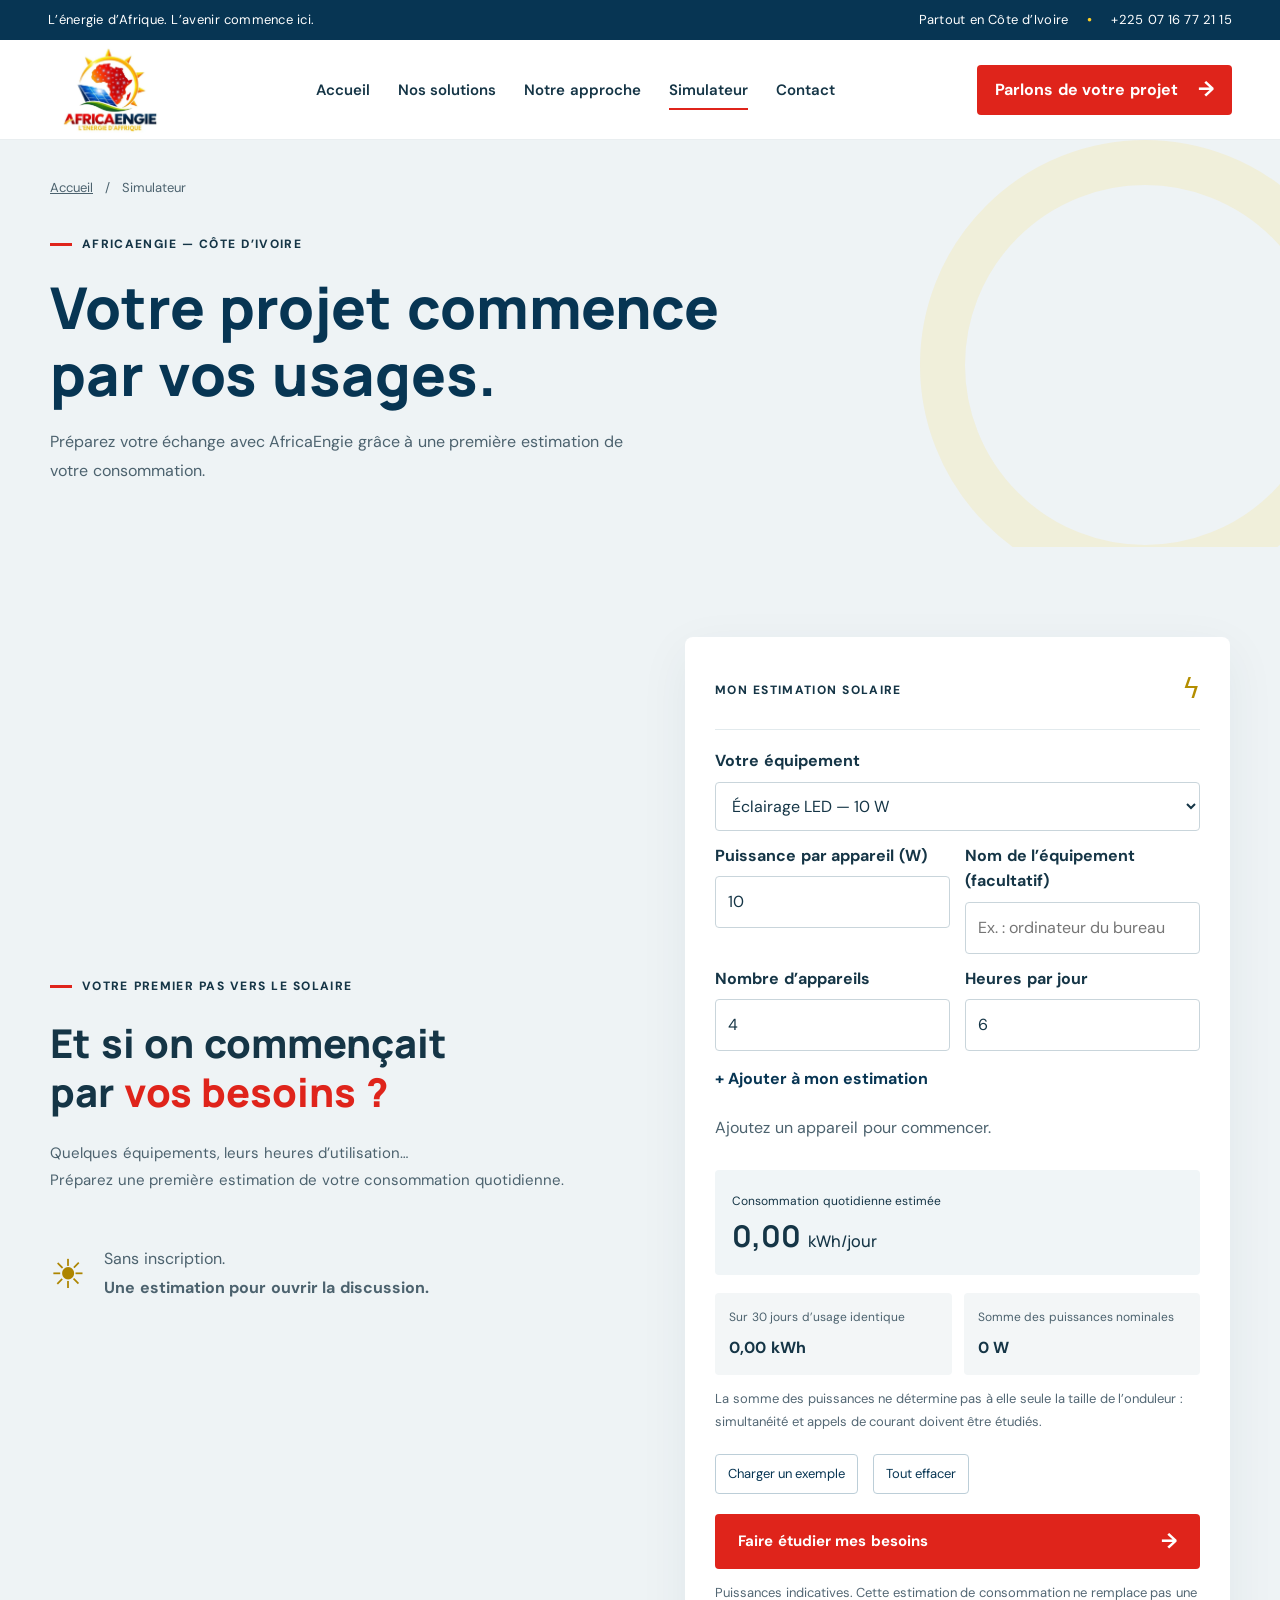
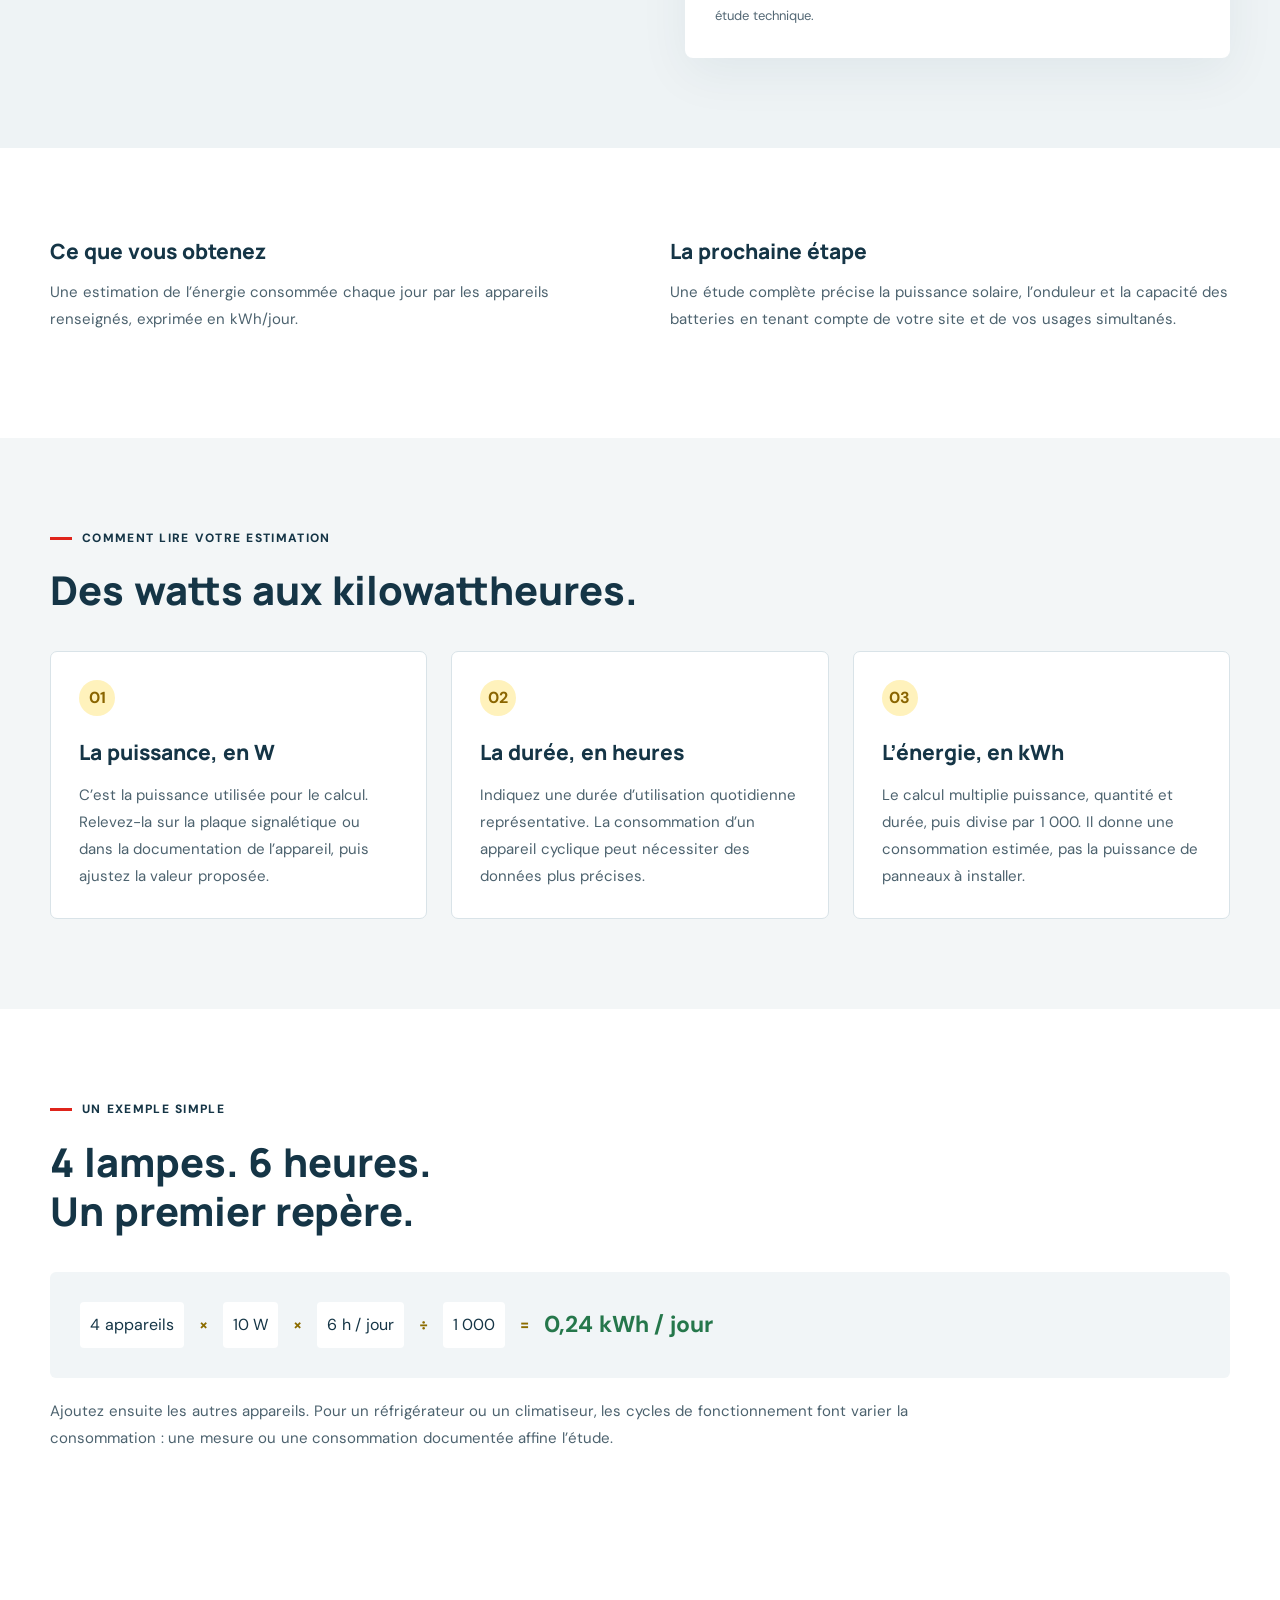
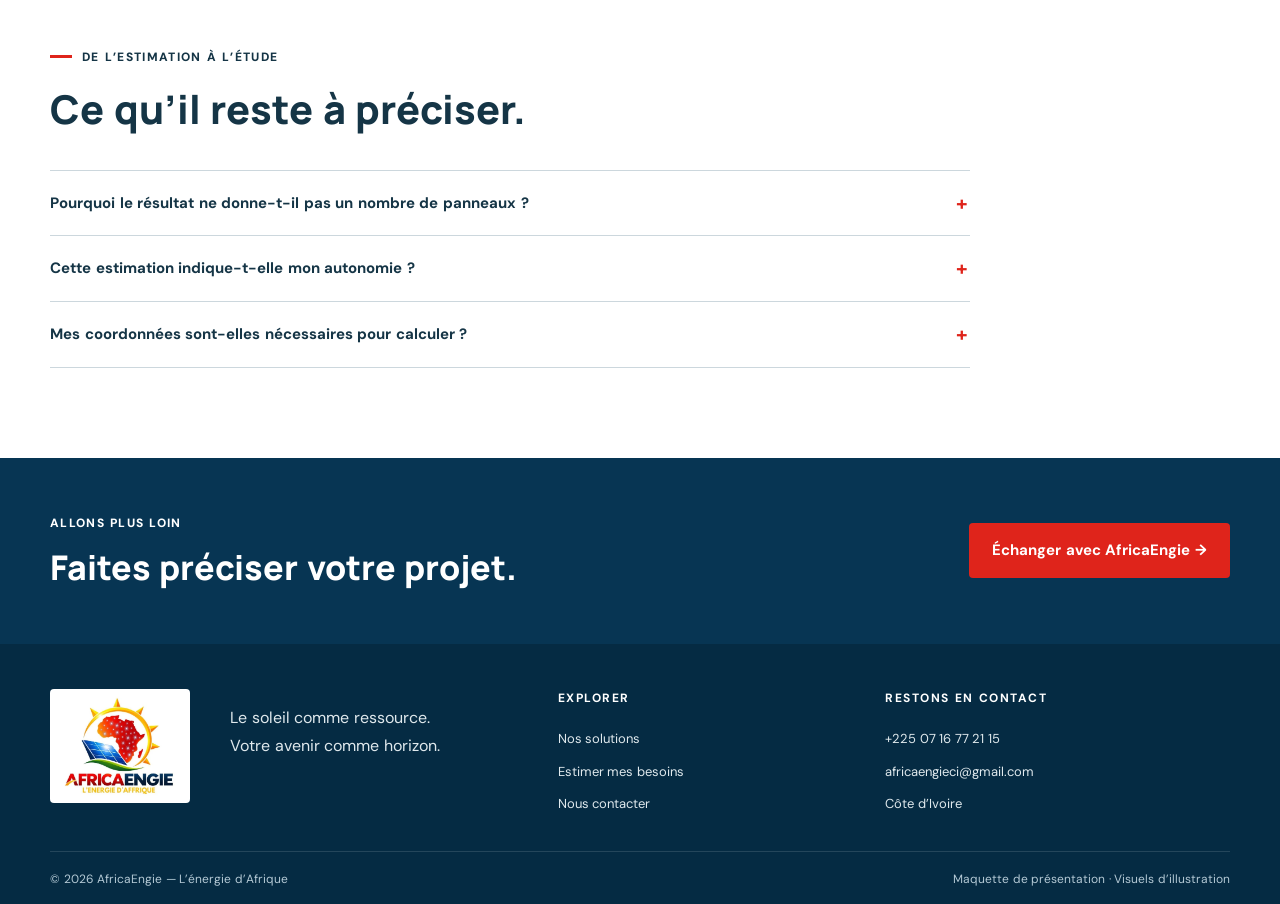
<file: simulateur.html>
<!doctype html>
<html lang="fr">
<head>
  <meta name="robots" content="noindex, nofollow">
  <meta charset="utf-8"><meta name="viewport" content="width=device-width,initial-scale=1"><title>Simulateur de consommation | AfricaEngie</title><meta name="description" content="Solutions solaires pour entreprises et particuliers en Côte d’Ivoire."><link rel="stylesheet" href="style.css?v=20261112-lecture16"></head>
<body>
<div class="top"><span>L’énergie d’Afrique. L’avenir commence ici.</span><span>Partout en Côte d’Ivoire <b>•</b> <a href="tel:+2250716772115">+225 07 16 77 21 15</a></span></div>
<header><a class="brand" href="index.html"><img src="assets/logo.webp" alt="AfricaEngie — L’énergie d’Afrique" width="400" height="355" loading="eager" decoding="async"></a>
<nav id="nav"><a  href="index.html">Accueil</a><a href="solutions.html">Nos solutions</a><a href="approche.html">Notre approche</a><a href="simulateur.html" class="active" aria-current="page">Simulateur</a><a href="contact.html">Contact</a></nav>
<a class="button small" href="contact.html">Parlons de votre projet <span>→</span></a><button id="menu" aria-label="Ouvrir le menu" aria-expanded="false">☰</button></header>
<main>
<section class="page-banner">
<div class="wrap">
<div class="breadcrumb"><a href="index.html">Accueil</a><span>/</span>Simulateur</div>
<div class="eyebrow"><i></i> AFRICAENGIE — CÔTE D’IVOIRE</div>
<h1>Votre projet commence<br>par vos usages.</h1>
<p>Préparez votre échange avec AfricaEngie grâce à une première estimation de votre consommation.</p>
</div>
</section>
<section id="simulateur" class="estimator section">
<div class="wrap estimator-grid">
<div>
<div class="eyebrow"><i></i> VOTRE PREMIER PAS VERS LE SOLAIRE</div>
<h2>Et si on commençait<br>par <em>vos besoins ?</em></h2>
<p>Quelques équipements, leurs heures d’utilisation…<br>Préparez une première estimation de votre consommation quotidienne.</p>
<div class="est-note"><span>☀</span>
<p>Sans inscription.<br><strong>Une estimation pour ouvrir la discussion.</strong></p>
</div>
</div>
<div class="calculator">
<div class="calc-head"><span class="eyebrow">MON ESTIMATION SOLAIRE</span><span>ϟ</span></div>
<label for="device">Votre équipement</label><select id="device"><option value="10">Éclairage LED — 10 W</option><option value="75">Téléviseur — 75 W</option><option value="60">Ventilateur — 60 W</option><option value="65">Ordinateur portable — 65 W</option><option value="1200">Climatiseur — 1 200 W</option><option value="100">Autre équipement</option></select>
<div class="calc-fields">
<div><label for="watts">Puissance par appareil (W)</label><input id="watts" type="number" min="1" max="100000" value="10"></div>
<div><label for="custom-name">Nom de l’équipement (facultatif)</label><input id="custom-name" maxlength="80" placeholder="Ex. : ordinateur du bureau"></div>
</div>
<div class="calc-fields">
<div><label for="qty">Nombre d’appareils</label><input id="qty" type="number" min="1" max="100" value="4"></div>
<div><label for="hours">Heures par jour</label><input id="hours" type="number" min="0.5" max="24" step="0.5" value="6"></div>
</div>
<button class="add" id="add">+ Ajouter à mon estimation</button>
<ul id="equipment" aria-label="Équipements ajoutés"></ul>
<p class="equipment-empty" id="equipment-empty">Ajoutez un appareil pour commencer.</p>
<div class="result" aria-live="polite"><span>Consommation quotidienne estimée</span><strong><span id="total">0,00</span> <small>kWh/jour</small></strong></div>
<div class="estimate-breakdown">
<div><span>Sur 30 jours d’usage identique</span><strong id="monthly">0,00 kWh</strong></div>
<div><span>Somme des puissances nominales</span><strong id="rated-power">0 W</strong></div>
</div>
<p class="fine">La somme des puissances ne détermine pas à elle seule la taille de l’onduleur : simultanéité et appels de courant doivent être étudiés.</p>
<div class="calculator-tools"><button type="button" id="example-load">Charger un exemple</button><button type="button" id="clear-load">Tout effacer</button></div>
<a class="button full" href="contact.html" id="transfer">Faire étudier mes besoins <span>→</span></a>
<p class="fine">Puissances indicatives. Cette estimation de consommation ne remplace pas une étude technique.</p>
</div>
</div>
</section>
<section class="section wrap simulator-notes">
<div>
<h3>Ce que vous obtenez</h3>
<p>Une estimation de l’énergie consommée chaque jour par les appareils renseignés, exprimée en kWh/jour.</p>
</div>
<div>
<h3>La prochaine étape</h3>
<p>Une étude complète précise la puissance solaire, l’onduleur et la capacité des batteries en tenant compte de votre site et de vos usages simultanés.</p>
</div>
</section>
<section class="section deep-section deep-tint">
<div class="wrap">
<div class="section-heading">
<div>
<div class="eyebrow"><i></i>COMMENT LIRE VOTRE ESTIMATION</div>
<h2>Des watts aux kilowattheures.</h2>
</div>
</div>
<div class="deep-grid">
<article class="deep-card"><span class="deep-number">01</span>
<h3>La puissance, en W</h3>
<p>C’est la puissance utilisée pour le calcul. Relevez-la sur la plaque signalétique ou dans la documentation de l’appareil, puis ajustez la valeur proposée.</p>
</article>
<article class="deep-card"><span class="deep-number">02</span>
<h3>La durée, en heures</h3>
<p>Indiquez une durée d’utilisation quotidienne représentative. La consommation d’un appareil cyclique peut nécessiter des données plus précises.</p>
</article>
<article class="deep-card"><span class="deep-number">03</span>
<h3>L’énergie, en kWh</h3>
<p>Le calcul multiplie puissance, quantité et durée, puis divise par 1 000. Il donne une consommation estimée, pas la puissance de panneaux à installer.</p>
</article>
</div>
</div>
</section>
<section class="section deep-section ">
<div class="wrap">
<div class="section-heading">
<div>
<div class="eyebrow"><i></i>UN EXEMPLE SIMPLE</div>
<h2>4 lampes. 6 heures.<br>Un premier repère.</h2>
</div>
</div>
<div class="calculation-example"><span>4 appareils</span><b>×</b><span>10 W</span><b>×</b><span>6 h / jour</span><b>÷</b><span>1 000</span><b>=</b><strong>0,24 kWh / jour</strong></div>
<p class="deep-note">Ajoutez ensuite les autres appareils. Pour un réfrigérateur ou un climatiseur, les cycles de fonctionnement font varier la consommation : une mesure ou une consommation documentée affine l’étude.</p>
</div>
</section>
<section class="section deep-section ">
<div class="wrap">
<div class="section-heading">
<div>
<div class="eyebrow"><i></i>DE L’ESTIMATION À L’ÉTUDE</div>
<h2>Ce qu’il reste à préciser.</h2>
</div>
</div>
<div class="deep-questions">
<details>
<summary>Pourquoi le résultat ne donne-t-il pas un nombre de panneaux ?</summary>
<p>La production dépend notamment de la localisation, de l’orientation, des ombrages et des pertes du système. Les horaires de consommation et le stockage comptent aussi dans le dimensionnement.</p>
</details>
<details>
<summary>Cette estimation indique-t-elle mon autonomie ?</summary>
<p>Non. L’autonomie dépend des charges retenues, de la capacité utilisable des batteries, de leur état et du rendement des équipements. Elle nécessite un calcul complémentaire.</p>
</details>
<details>
<summary>Mes coordonnées sont-elles nécessaires pour calculer ?</summary>
<p>Non. Le calcul se fait directement dans cette page. Si vous choisissez de faire étudier vos besoins, votre liste sera reprise sur la page Contact dans ce même onglet.</p>
</details>
</div>
</div>
</section>
<section class="page-cta">
<div class="wrap">
<div><span class="eyebrow light">ALLONS PLUS LOIN</span>
<h2>Faites préciser votre projet.</h2>
</div>
<a class="button" href="contact.html">Échanger avec AfricaEngie →</a></div>
</section>
</main>
<footer>
<div class="wrap footer-main"><a class="footer-logo" href="index.html"><img src="assets/logo.webp" alt="AfricaEngie" width="400" height="355" loading="eager" decoding="async"></a>
<p>Le soleil comme ressource.<br>Votre avenir comme horizon.</p>
<div><strong>EXPLORER</strong><a href="solutions.html">Nos solutions</a><a href="simulateur.html">Estimer mes besoins</a><a href="contact.html">Nous contacter</a></div>
<div><strong>RESTONS EN CONTACT</strong><a href="tel:+2250716772115">+225 07 16 77 21 15</a><a href="mailto:africaengieci@gmail.com">africaengieci@gmail.com</a><span>Côte d’Ivoire</span></div>
</div>
<div class="wrap footer-bottom"><span>© 2026 AfricaEngie — L’énergie d’Afrique</span><span>Maquette de présentation · Visuels d’illustration</span></div>
</footer>
<div class="mobile-actions"><a href="contact.html">Demander un devis →</a><a href="https://wa.me/2250716772115" target="_blank" rel="noopener">WhatsApp →</a></div>
<script src="app.js"></script>
</body>
</html>
</file>
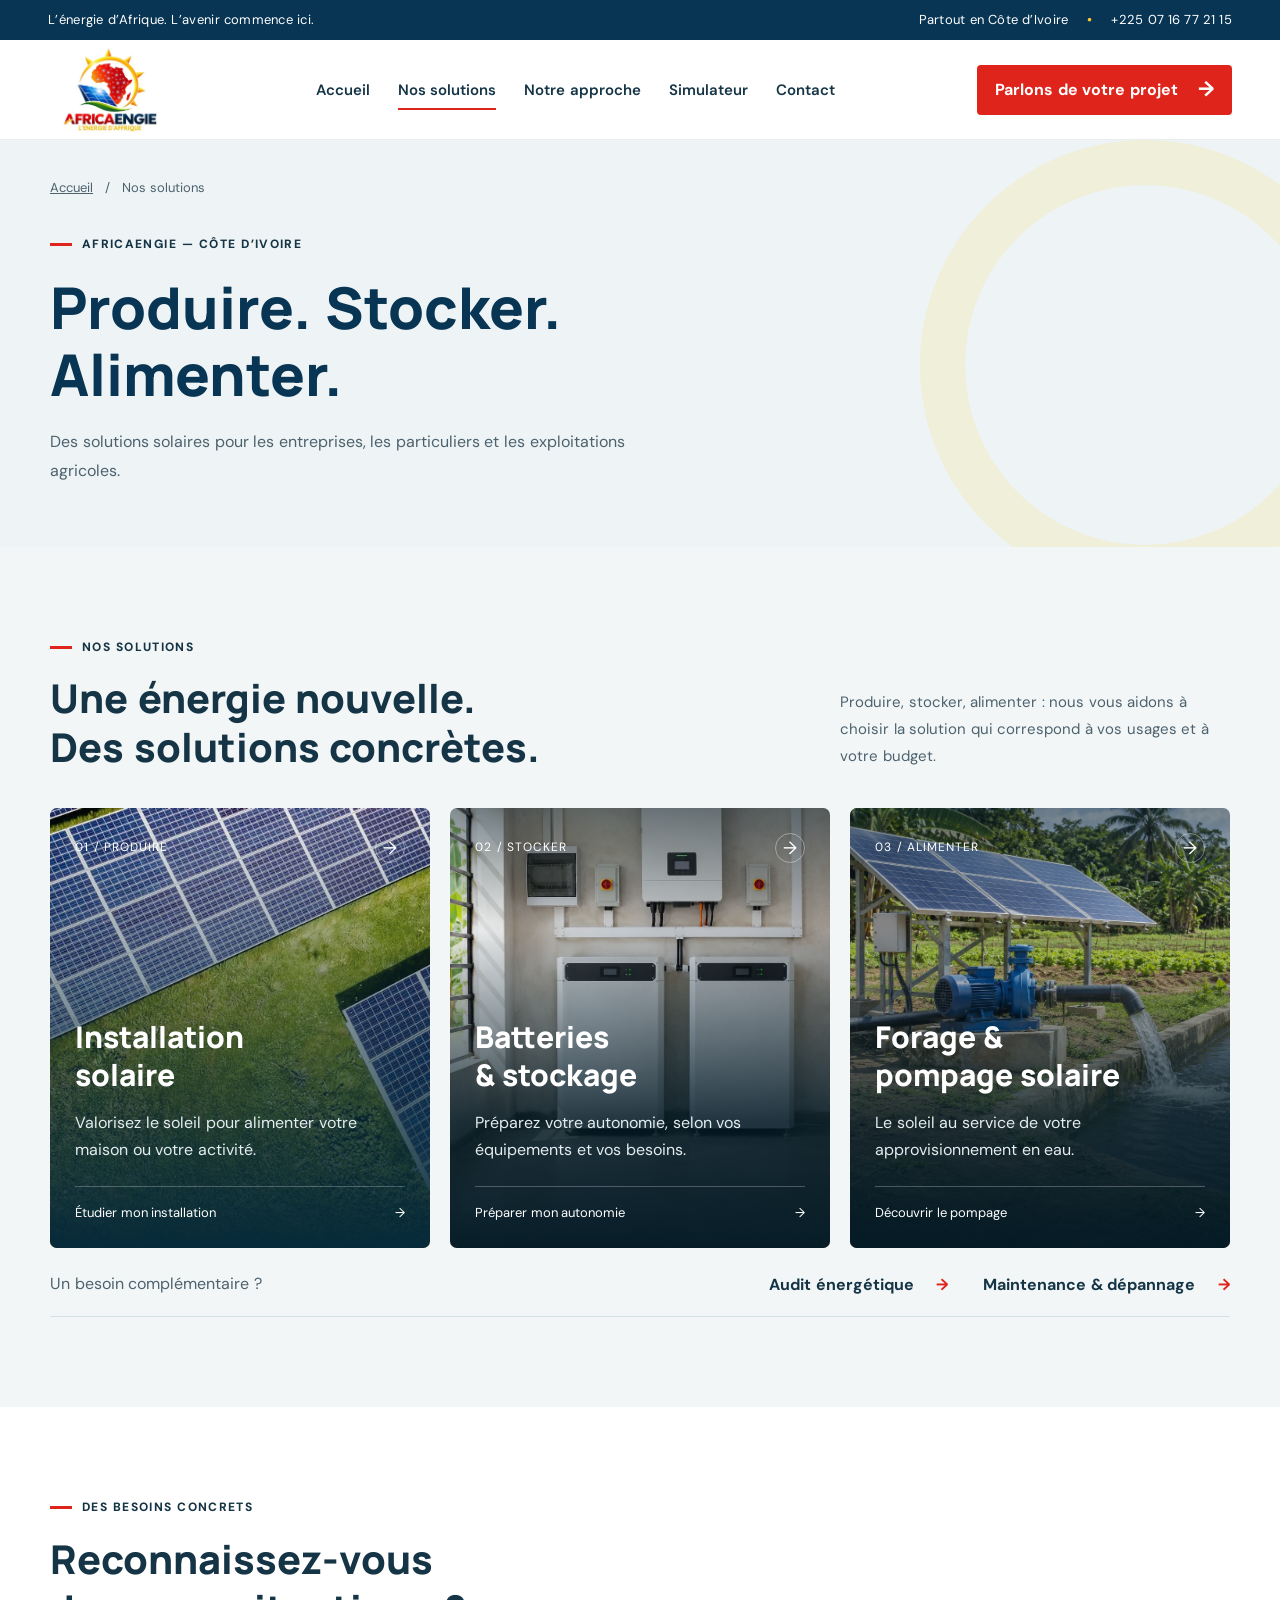
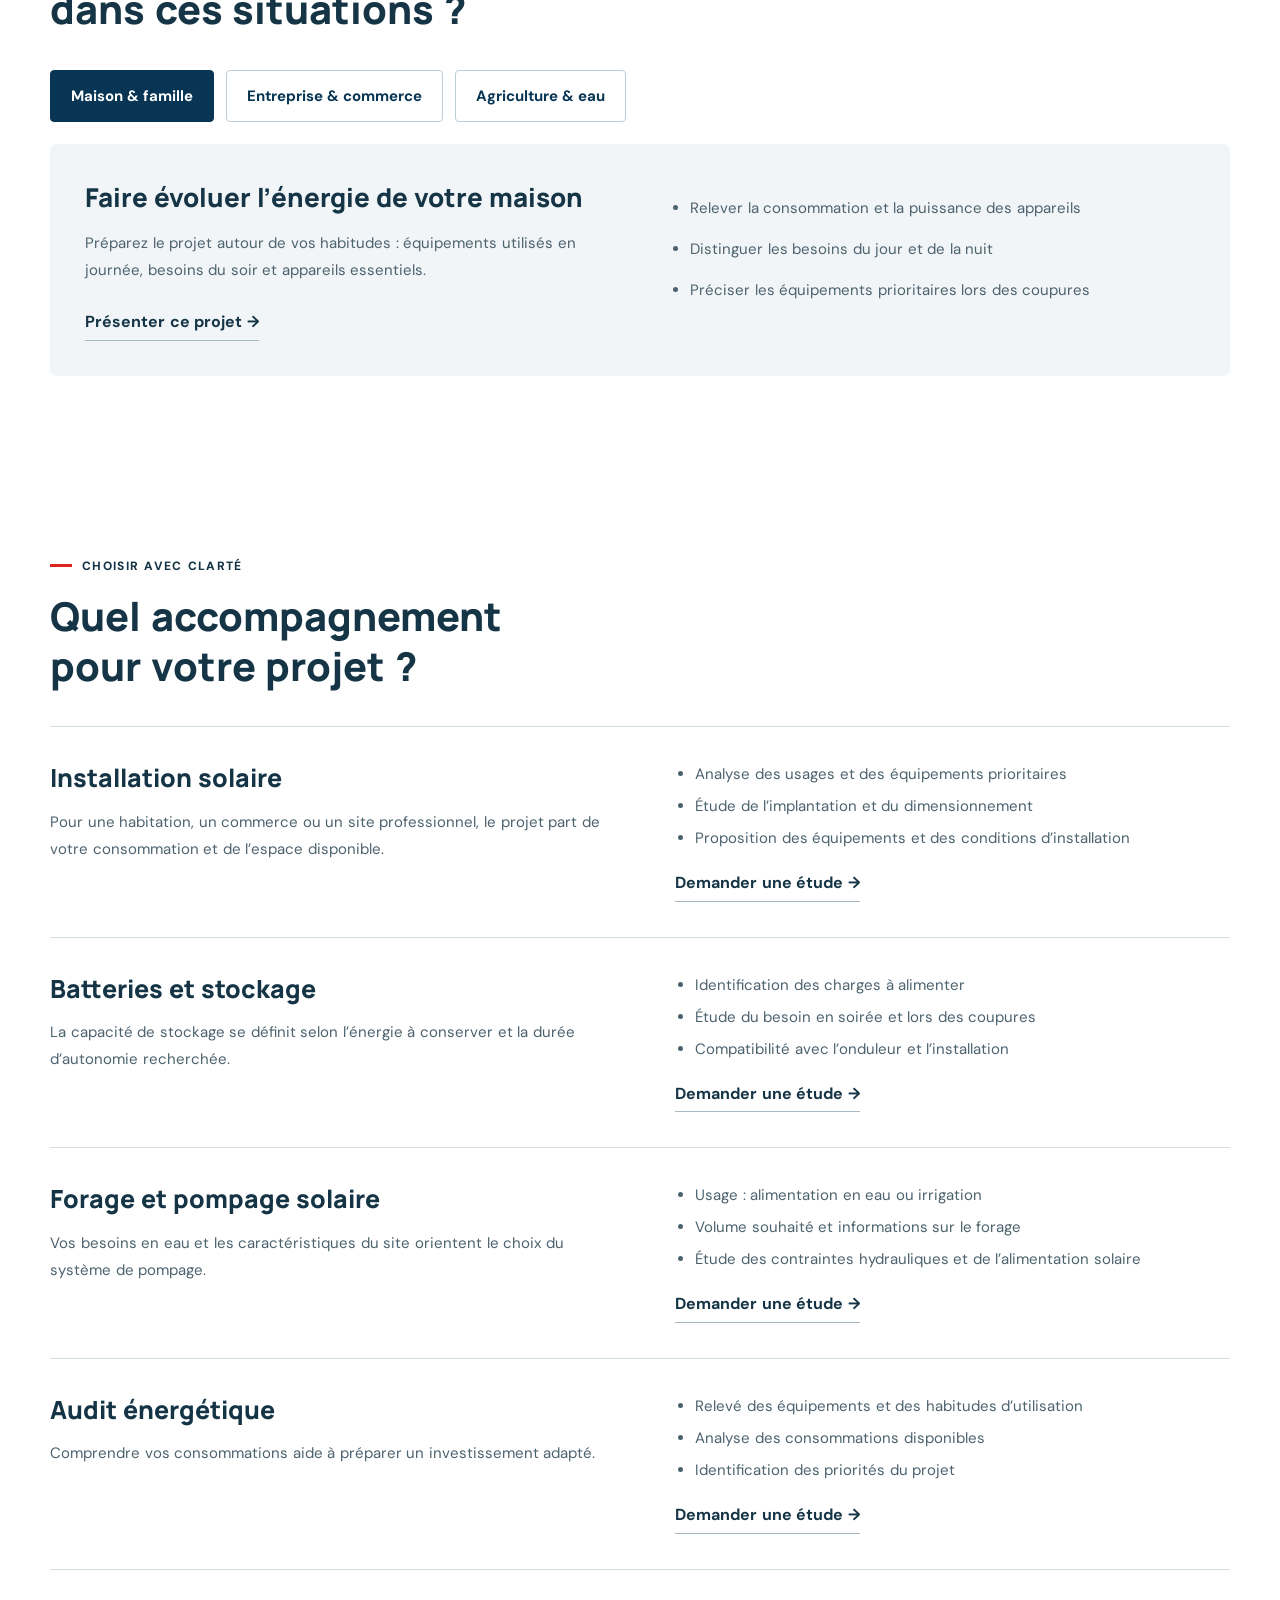
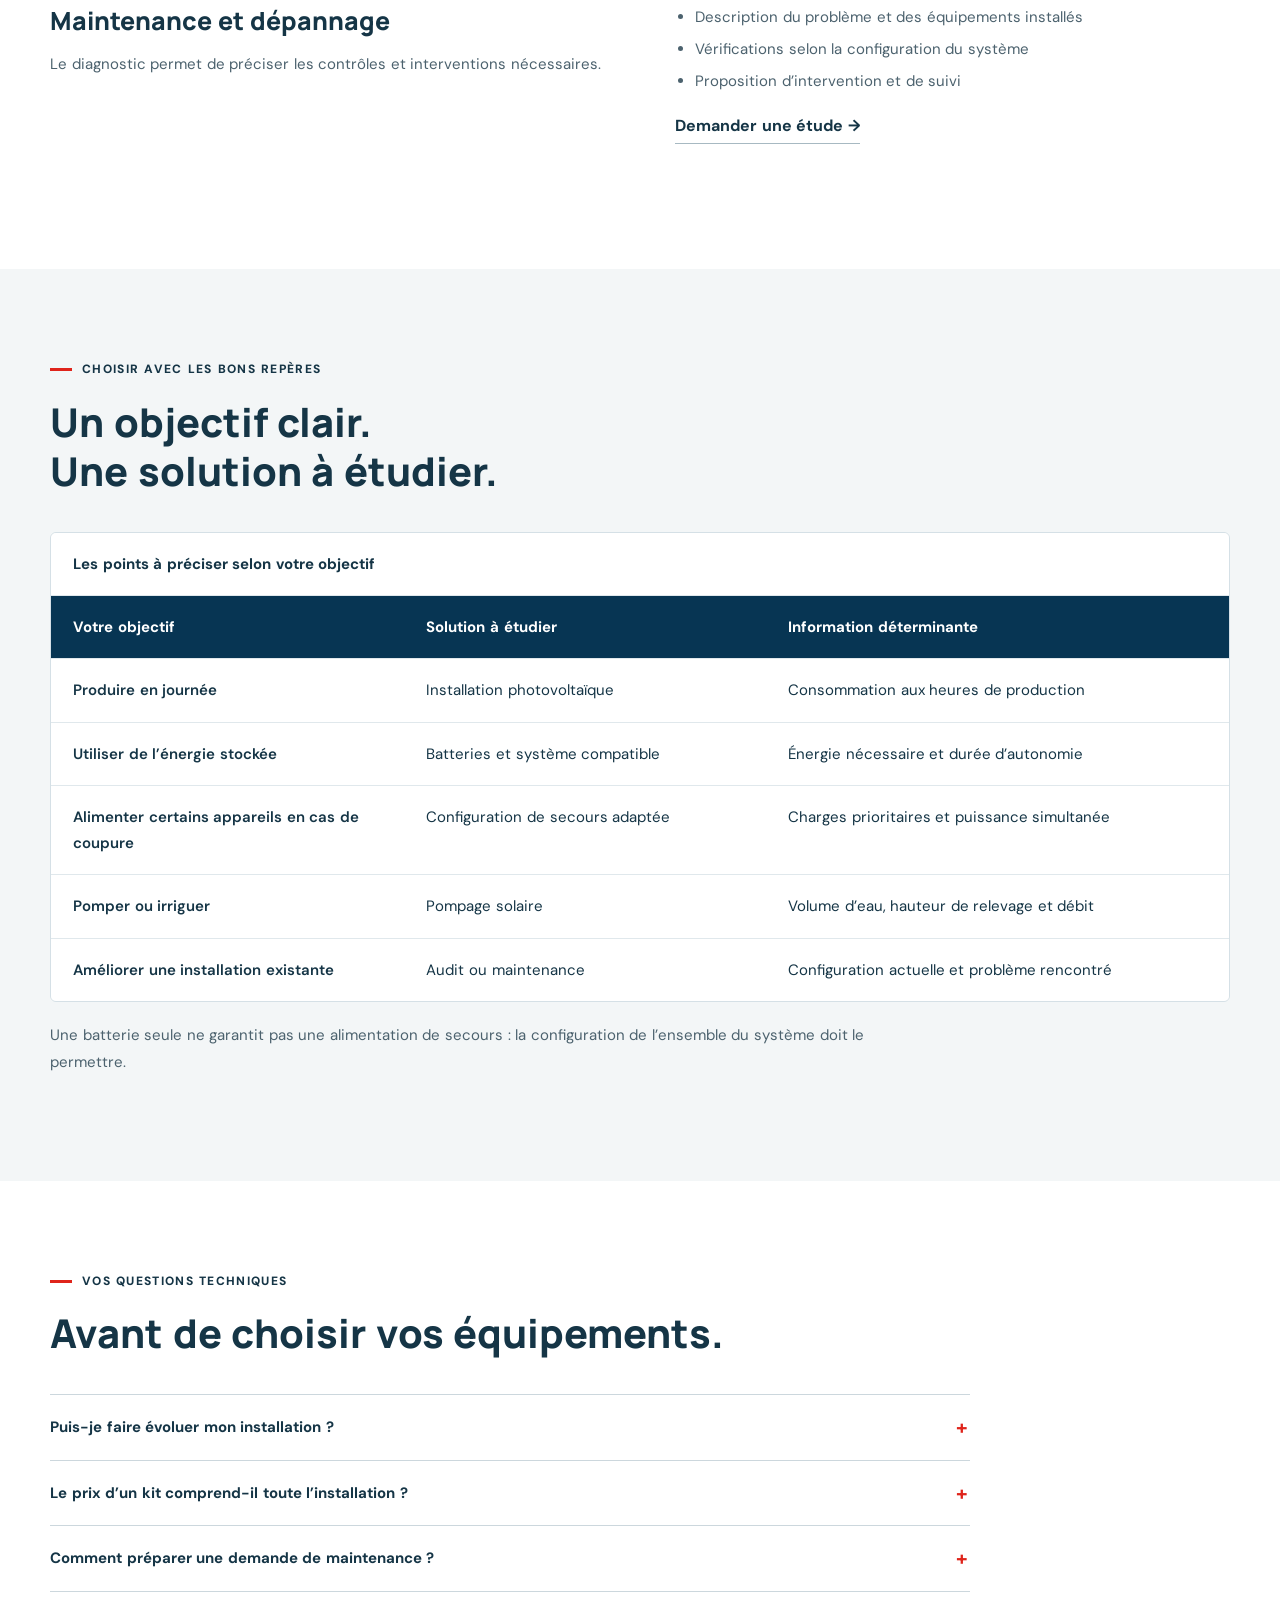
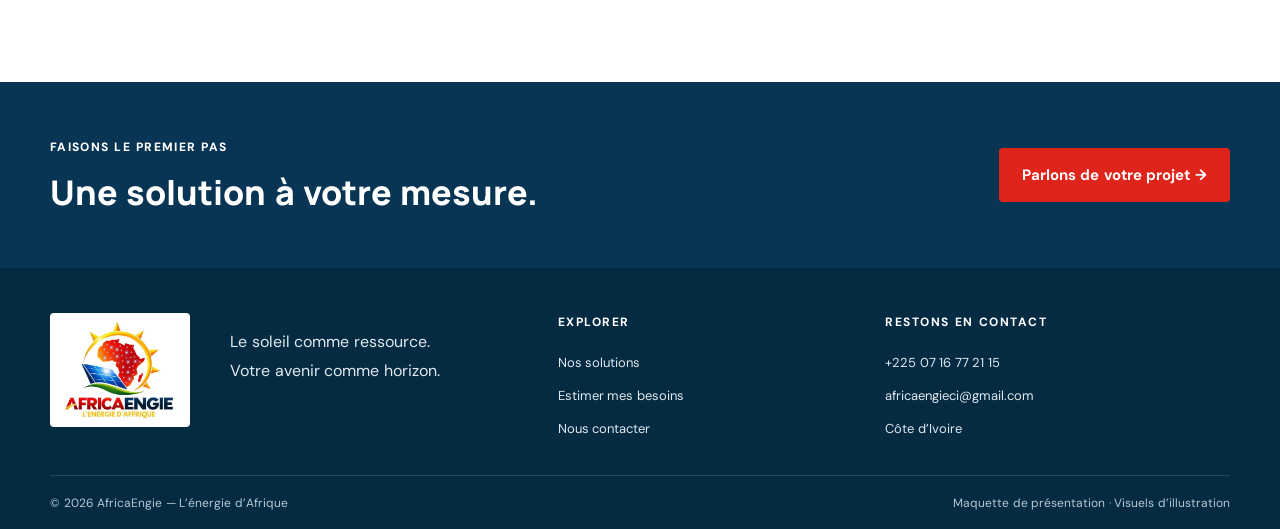
<file: solutions.html>
<!doctype html>
<html lang="fr">
<head>
  <meta name="robots" content="noindex, nofollow">
  <meta charset="utf-8"><meta name="viewport" content="width=device-width,initial-scale=1"><title>Nos solutions solaires | AfricaEngie</title><meta name="description" content="Solutions solaires pour entreprises et particuliers en Côte d’Ivoire."><link rel="stylesheet" href="style.css?v=20261112-lecture16"></head>
<body>
<div class="top"><span>L’énergie d’Afrique. L’avenir commence ici.</span><span>Partout en Côte d’Ivoire <b>•</b> <a href="tel:+2250716772115">+225 07 16 77 21 15</a></span></div>
<header><a class="brand" href="index.html"><img src="assets/logo.webp" alt="AfricaEngie — L’énergie d’Afrique" width="400" height="355" loading="eager" decoding="async"></a>
<nav id="nav"><a  href="index.html">Accueil</a><a href="solutions.html" class="active" aria-current="page">Nos solutions</a><a href="approche.html">Notre approche</a><a href="simulateur.html">Simulateur</a><a href="contact.html">Contact</a></nav>
<a class="button small" href="contact.html">Parlons de votre projet <span>→</span></a><button id="menu" aria-label="Ouvrir le menu" aria-expanded="false">☰</button></header>
<main>
<section class="page-banner">
<div class="wrap">
<div class="breadcrumb"><a href="index.html">Accueil</a><span>/</span>Nos solutions</div>
<div class="eyebrow"><i></i> AFRICAENGIE — CÔTE D’IVOIRE</div>
<h1>Produire. Stocker.<br>Alimenter.</h1>
<p>Des solutions solaires pour les entreprises, les particuliers et les exploitations agricoles.</p>
</div>
</section>
<section class="solutions section" id="solutions">
<div class="wrap">
<div class="section-heading">
<div>
<div class="eyebrow"><i></i> NOS SOLUTIONS</div>
<h2>Une énergie nouvelle.<br>Des solutions concrètes.</h2>
</div>
<p>Produire, stocker, alimenter : nous vous aidons à choisir la solution qui correspond à vos usages et à votre budget.</p>
</div>
<div class="services">
<article class="service photo-card"><img src="assets/panels.webp" alt="Installation photovoltaïque — image d’illustration" width="1000" height="563" loading="eager" decoding="async" fetchpriority="high">
<div class="card-shade"></div>
<div class="card-top"><span>01 / PRODUIRE</span><span>→</span></div>
<div class="card-bottom">
<h3>Installation<br>solaire</h3>
<p>Valorisez le soleil pour alimenter votre maison ou votre activité.</p>
<a href="contact.html" data-service="Installation solaire">Étudier mon installation <span>→</span></a></div>
</article>
<article class="service photo-card storage-photo"><img src="assets/batteries-stockage.webp" alt="Batteries de stockage et onduleur dans un local technique — illustration photoréaliste générée" width="850" height="1275" loading="eager" decoding="async">
<div class="card-shade"></div>
<div class="card-top"><span>02 / STOCKER</span><span>→</span></div>
<div class="card-bottom">
<h3>Batteries<br>& stockage</h3>
<p>Préparez votre autonomie, selon vos équipements et vos besoins.</p>
<a href="contact.html" data-service="Batteries et stockage">Préparer mon autonomie <span>→</span></a></div>
</article>
<article class="service photo-card pumping-photo"><img src="assets/pompage-solaire.webp" alt="Pompage solaire alimentant un canal d’irrigation — illustration photoréaliste générée" width="850" height="1275" loading="eager" decoding="async">
<div class="card-shade"></div>
<div class="card-top"><span>03 / ALIMENTER</span><span>→</span></div>
<div class="card-bottom">
<h3>Forage &<br>pompage solaire</h3>
<p>Le soleil au service de votre approvisionnement en eau.</p>
<a href="contact.html" data-service="Forage et pompage">Découvrir le pompage <span>→</span></a></div>
</article>
</div>
<div class="more-services"><span>Un besoin complémentaire ?</span><a href="contact.html" data-service="Audit énergétique">Audit énergétique <span>→</span></a><a href="contact.html" data-service="Maintenance">Maintenance & dépannage <span>→</span></a></div>
</div>
</section>
<section class="section deep-section ">
<div class="wrap">
<div class="section-heading">
<div>
<div class="eyebrow"><i></i>DES BESOINS CONCRETS</div>
<h2>Reconnaissez-vous<br>dans ces situations ?</h2>
</div>
</div>
<div class="scenario-tabs" role="tablist" aria-label="Votre profil"><button role="tab" id="tab-home" aria-controls="panel-home" aria-selected="true" data-scenario="home">Maison & famille</button><button role="tab" id="tab-business" aria-controls="panel-business" aria-selected="false" tabindex="-1" data-scenario="business">Entreprise & commerce</button><button role="tab" id="tab-farm" aria-controls="panel-farm" aria-selected="false" tabindex="-1" data-scenario="farm">Agriculture & eau</button></div>
<div class="scenario-panel" role="tabpanel" tabindex="0" id="panel-home" aria-labelledby="tab-home">
<div>
<h3>Faire évoluer l’énergie de votre maison</h3>
<p>Préparez le projet autour de vos habitudes : équipements utilisés en journée, besoins du soir et appareils essentiels.</p>
<a class="text-link" href="contact.html?service=installation">Présenter ce projet →</a></div>
<ul>
<li>Relever la consommation et la puissance des appareils</li>
<li>Distinguer les besoins du jour et de la nuit</li>
<li>Préciser les équipements prioritaires lors des coupures</li>
</ul>
</div>
<div class="scenario-panel" role="tabpanel" tabindex="0" id="panel-business" aria-labelledby="tab-business" hidden>
<div>
<h3>Adapter le solaire à votre activité</h3>
<p>Un bureau, un commerce et un atelier n’ont pas le même profil. Les horaires, les machines et les besoins de continuité orientent la solution.</p>
<a class="text-link" href="contact.html?service=installation">Présenter ce projet →</a></div>
<ul>
<li>Rassembler les factures et les horaires d’activité</li>
<li>Identifier les équipements sensibles ou indispensables</li>
<li>Prévoir les contraintes du site et une éventuelle évolution</li>
</ul>
</div>
<div class="scenario-panel" role="tabpanel" tabindex="0" id="panel-farm" aria-labelledby="tab-farm" hidden>
<div>
<h3>Partir du besoin en eau</h3>
<p>Le choix de la pompe et de son alimentation dépend du volume d’eau recherché, du point de captage et du terrain.</p>
<a class="text-link" href="contact.html?service=pompage">Présenter ce projet →</a></div>
<ul>
<li>Indiquer le volume d’eau souhaité par jour</li>
<li>Préciser si un forage existe et les données disponibles</li>
<li>Décrire l’irrigation, le stockage d’eau et les distances</li>
</ul>
</div>
</div>
</section>
<section class="section wrap solution-details">
<div class="section-heading">
<div>
<div class="eyebrow"><i></i> CHOISIR AVEC CLARTÉ</div>
<h2>Quel accompagnement<br>pour votre projet ?</h2>
</div>
</div>
<article id="installation" class="detail-row">
<div>
<h3>Installation solaire</h3>
<p>Pour une habitation, un commerce ou un site professionnel, le projet part de votre consommation et de l’espace disponible.</p>
</div>
<div>
<ul>
<li>Analyse des usages et des équipements prioritaires</li>
<li>Étude de l’implantation et du dimensionnement</li>
<li>Proposition des équipements et des conditions d’installation</li>
</ul>
<a class="text-link" href="contact.html?service=installation">Demander une étude →</a></div>
</article>
<article id="stockage" class="detail-row">
<div>
<h3>Batteries et stockage</h3>
<p>La capacité de stockage se définit selon l’énergie à conserver et la durée d’autonomie recherchée.</p>
</div>
<div>
<ul>
<li>Identification des charges à alimenter</li>
<li>Étude du besoin en soirée et lors des coupures</li>
<li>Compatibilité avec l’onduleur et l’installation</li>
</ul>
<a class="text-link" href="contact.html?service=stockage">Demander une étude →</a></div>
</article>
<article id="pompage" class="detail-row">
<div>
<h3>Forage et pompage solaire</h3>
<p>Vos besoins en eau et les caractéristiques du site orientent le choix du système de pompage.</p>
</div>
<div>
<ul>
<li>Usage : alimentation en eau ou irrigation</li>
<li>Volume souhaité et informations sur le forage</li>
<li>Étude des contraintes hydrauliques et de l’alimentation solaire</li>
</ul>
<a class="text-link" href="contact.html?service=pompage">Demander une étude →</a></div>
</article>
<article id="audit" class="detail-row">
<div>
<h3>Audit énergétique</h3>
<p>Comprendre vos consommations aide à préparer un investissement adapté.</p>
</div>
<div>
<ul>
<li>Relevé des équipements et des habitudes d’utilisation</li>
<li>Analyse des consommations disponibles</li>
<li>Identification des priorités du projet</li>
</ul>
<a class="text-link" href="contact.html?service=audit">Demander une étude →</a></div>
</article>
<article id="maintenance" class="detail-row">
<div>
<h3>Maintenance et dépannage</h3>
<p>Le diagnostic permet de préciser les contrôles et interventions nécessaires.</p>
</div>
<div>
<ul>
<li>Description du problème et des équipements installés</li>
<li>Vérifications selon la configuration du système</li>
<li>Proposition d’intervention et de suivi</li>
</ul>
<a class="text-link" href="contact.html?service=maintenance">Demander une étude →</a></div>
</article>
</section>
<section class="section deep-section deep-tint">
<div class="wrap">
<div class="section-heading">
<div>
<div class="eyebrow"><i></i>CHOISIR AVEC LES BONS REPÈRES</div>
<h2>Un objectif clair.<br>Une solution à étudier.</h2>
</div>
</div>
<div class="table-scroll" tabindex="0" role="region" aria-label="Comparaison des solutions">
<table class="compare-table">
<caption>Les points à préciser selon votre objectif</caption>
<thead>
<tr><th>Votre objectif</th><th>Solution à étudier</th><th>Information déterminante</th></tr>
</thead>
<tbody>
<tr><th>Produire en journée</th><td>Installation photovoltaïque</td><td>Consommation aux heures de production</td></tr>
<tr><th>Utiliser de l’énergie stockée</th><td>Batteries et système compatible</td><td>Énergie nécessaire et durée d’autonomie</td></tr>
<tr><th>Alimenter certains appareils en cas de coupure</th><td>Configuration de secours adaptée</td><td>Charges prioritaires et puissance simultanée</td></tr>
<tr><th>Pomper ou irriguer</th><td>Pompage solaire</td><td>Volume d’eau, hauteur de relevage et débit</td></tr>
<tr><th>Améliorer une installation existante</th><td>Audit ou maintenance</td><td>Configuration actuelle et problème rencontré</td></tr>
</tbody>
</table>
</div>
<p class="deep-note">Une batterie seule ne garantit pas une alimentation de secours : la configuration de l’ensemble du système doit le permettre.</p>
</div>
</section>
<section class="section deep-section ">
<div class="wrap">
<div class="section-heading">
<div>
<div class="eyebrow"><i></i>VOS QUESTIONS TECHNIQUES</div>
<h2>Avant de choisir vos équipements.</h2>
</div>
</div>
<div class="deep-questions">
<details>
<summary>Puis-je faire évoluer mon installation ?</summary>
<p>Cela dépend des équipements retenus et des possibilités prévues dès l’étude. Signalez vos besoins futurs pour vérifier la capacité d’évolution de l’onduleur, du stockage et de l’implantation.</p>
</details>
<details>
<summary>Le prix d’un kit comprend-il toute l’installation ?</summary>
<p>Le contenu doit être précisé dans la proposition : panneaux, onduleur, batteries éventuelles, supports, protections, câblage, transport et main-d’œuvre. Les éléments inclus et les exclusions doivent être identifiés.</p>
</details>
<details>
<summary>Comment préparer une demande de maintenance ?</summary>
<p>Rassemblez les références des appareils, les messages d’erreur, la date d’apparition du problème et des photos prises à distance sûre. Une description précise facilite la préparation du diagnostic.</p>
</details>
</div>
</div>
</section>
<section class="page-cta">
<div class="wrap">
<div><span class="eyebrow light">FAISONS LE PREMIER PAS</span>
<h2>Une solution à votre mesure.</h2>
</div>
<a class="button" href="contact.html">Parlons de votre projet →</a></div>
</section>
</main>
<footer>
<div class="wrap footer-main"><a class="footer-logo" href="index.html"><img src="assets/logo.webp" alt="AfricaEngie" width="400" height="355" loading="eager" decoding="async"></a>
<p>Le soleil comme ressource.<br>Votre avenir comme horizon.</p>
<div><strong>EXPLORER</strong><a href="solutions.html" class="active" aria-current="page">Nos solutions</a><a href="simulateur.html">Estimer mes besoins</a><a href="contact.html">Nous contacter</a></div>
<div><strong>RESTONS EN CONTACT</strong><a href="tel:+2250716772115">+225 07 16 77 21 15</a><a href="mailto:africaengieci@gmail.com">africaengieci@gmail.com</a><span>Côte d’Ivoire</span></div>
</div>
<div class="wrap footer-bottom"><span>© 2026 AfricaEngie — L’énergie d’Afrique</span><span>Maquette de présentation · Visuels d’illustration</span></div>
</footer>
<div class="mobile-actions"><a href="contact.html">Demander un devis →</a><a href="https://wa.me/2250716772115" target="_blank" rel="noopener">WhatsApp →</a></div>
<script src="app.js"></script>
</body>
</html>
</file>
<file: style.css>
@import url('https://fonts.googleapis.com/css2?family=DM+Sans:wght@400;500;600;700&family=Manrope:wght@400;500;600;700;800&display=swap');
:root{--blue:#073553;--red:#df241b;--yellow:#ffcf26;--ink:#153546;--muted:#4c626e;--green:#25774b}*{box-sizing:border-box}html{scroll-behavior:smooth;scroll-padding-top:100px}body{margin:0;color:var(--ink);font-family:'DM Sans',Arial,sans-serif;font-size:16px;line-height:1.6}a{color:inherit;text-decoration:none}button,input,select,textarea{font:inherit}button,a,input,select,textarea{-webkit-tap-highlight-color:transparent}a,button{touch-action:manipulation}button{cursor:pointer}a:focus-visible,button:focus-visible,summary:focus-visible{outline:3px solid #e8a900;outline-offset:5px}img{display:block;max-width:100%}.wrap{width:min(1180px,calc(100% - 96px));margin:auto}.top{padding:9px 48px;background:var(--blue);color:#fff;display:flex;justify-content:space-between;font-size:13px;letter-spacing:.3px}.top b{color:var(--yellow);padding:0 15px}header{height:100px;padding:0 48px;display:flex;align-items:center;justify-content:space-between;background:white;position:sticky;top:0;z-index:20;border-bottom:1px solid #e9eef0}.brand img{width:125px;height:86px;object-fit:contain}nav{display:flex;gap:27px;font-size:15px;font-weight:600}nav a{position:relative;padding:13px 0}nav a:after{content:'';height:2px;background:var(--red);position:absolute;bottom:5px;left:0;right:100%;transition:.2s}nav a:hover:after,nav a.active:after{right:0}.button{background:var(--red);color:white;display:inline-flex;align-items:center;justify-content:space-between;gap:25px;padding:16px 23px;border:0;border-radius:4px;font-size:15px;font-weight:700;transition:background .2s,transform .2s}.button:hover{background:#be1a14;transform:translateY(-2px)}.button span{font-size:21px;line-height:1}.button.small{padding:13px 18px;font-size:16px}#menu{display:none}.hero{min-height:660px;position:relative;background:#17455c;color:white;overflow:hidden}.hero-photo,.shade{position:absolute;inset:0;width:100%;height:100%;object-fit:cover}.hero-photo{object-position:center 50%}.shade{background:linear-gradient(90deg,rgba(4,32,47,.94),rgba(4,32,47,.67) 46%,rgba(4,32,47,.05)),linear-gradient(0deg,rgba(4,32,47,.3),transparent 60%)}.hero-content{position:relative;padding:72px 0 44px;width:min(1180px,calc(100% - 96px));margin:auto}.eyebrow{font-size:12px;font-weight:800;letter-spacing:1.9px;display:flex;align-items:center;gap:10px;line-height:1.5}.eyebrow i{width:22px;height:3px;background:var(--red);display:inline-block}.eyebrow.light{color:#fff}.light i{background:var(--yellow)}h1,h2,h3{font-family:'Manrope',Arial,sans-serif;line-height:1.25;margin:0;font-weight:800;letter-spacing:normal}h1{font-size:clamp(52px,5.5vw,77px);line-height:1.16;margin:22px 0}em{font-style:normal}h1 em{color:var(--yellow)}.hero p{font-size:16px;color:#e0e8eb;line-height:1.8}.actions{display:flex;align-items:center;gap:30px;margin-top:29px}.ghost{font-size:16px;border-bottom:1px solid #ffffff70;padding:10px 0}.ghost span{padding-left:15px}.hero-foot{display:flex;align-items:center;gap:13px;margin-top:48px;font-size:12px;letter-spacing:1.8px}.hero-foot .line{width:30px;height:1px;background:var(--yellow)}.hero-foot b{color:var(--yellow);margin:0 7px}.image-note{position:absolute;right:48px;bottom:50px;border-left:2px solid var(--yellow);padding-left:16px;font-size:13px;letter-spacing:1.3px;line-height:1.8}.image-note span{display:block;font-size:12px;margin-top:10px;color:#d6e1e4}.audience{display:grid;grid-template-columns:1.15fr 1fr 1fr 1fr;padding:42px 0}.audience-intro{padding-right:25px}.audience h2{font-size:27px;margin-top:12px;letter-spacing:normal}.audience-item{border-left:1px solid #dce3e6;padding:3px 26px;position:relative}.icon{color:var(--blue);font-size:29px;line-height:1}.audience-item h3{font-size:17px;letter-spacing:normal;margin:12px 0 7px}.audience-item p{font-size:16px;margin:0;color:var(--muted)}.arrow{position:absolute;right:15px;top:3px;color:var(--red);font-size:23px}.audience-item:hover h3{color:var(--red)}.section{padding:90px 0}h2{font-size:clamp(30px,3.1vw,43px)}.section-heading{display:flex;align-items:end;justify-content:space-between;margin-bottom:35px;gap:35px}.section-heading h2{margin-top:16px}.section-heading>p{max-width:355px;font-size:15px;color:var(--muted);margin:0 0 3px}.solutions{background:#f3f6f7}.services{display:grid;grid-template-columns:repeat(3,1fr);gap:20px}.service{height:440px;position:relative;border-radius:7px;overflow:hidden;color:white;padding:25px;display:flex;flex-direction:column;justify-content:space-between}.service>img,.card-shade{position:absolute;inset:0;width:100%;height:100%;object-fit:cover}.card-shade{background:linear-gradient(0deg,#062a3a 0%,#062a3a90 48%,#062a3a10)}.card-top,.card-bottom{position:relative;z-index:2}.card-top{display:flex;justify-content:space-between;align-items:center;font-size:12px;letter-spacing:1.5px}.card-top>span:last-child{border:1px solid #ffffff60;border-radius:50%;height:30px;width:30px;display:grid;place-items:center;font-size:18px}.card-bottom h3{font-size:30px;letter-spacing:normal}.card-bottom p{font-size:16px;color:#e4edf0;line-height:1.7;margin:13px 0 22px;max-width:240px}.card-bottom a{display:flex;justify-content:space-between;border-top:1px solid #ffffff40;padding-top:15px;font-size:13px}.blue-card{background:#0b3a57}.green-card{background:#245842}.battery-art{position:absolute;top:45px;right:35px;transform:rotate(-9deg)}.battery{width:130px;height:135px;border:2px solid #91b1bf;border-radius:12px;padding:25px 15px;background:linear-gradient(135deg,#ffffff20,transparent);box-shadow:12px 15px 0 #082b42;position:relative}.battery:before{content:'';position:absolute;top:-10px;left:39px;width:44px;height:8px;background:#91b1bf;border-radius:5px 5px 0 0}.battery div{height:15px;background:#ffcf2680;margin:6px 0;border-radius:2px}.battery span{position:absolute;inset:20px 0;text-align:center;font-size:70px;color:var(--yellow);text-shadow:0 2px 10px #073553}.water-art{position:absolute;right:35px;top:55px;color:#e0d85b;font-size:100px;line-height:1}.water-art span{display:block;font-size:30px;letter-spacing:3px}.more-services{display:flex;gap:35px;border-bottom:1px solid #d3dfe3;padding:23px 0 17px;font-size:16px}.more-services>span{color:var(--muted);margin-right:auto}.more-services a{font-weight:700}.more-services a span{margin-left:18px;color:var(--red)}.about{display:grid;grid-template-columns:1fr 1fr;gap:80px;align-items:center}.about-visual{position:relative;height:550px;padding-bottom:30px}.about-visual>img{width:100%;height:100%;object-fit:cover;border-radius:6px}.yellow-tag{background:var(--yellow);position:absolute;bottom:0;right:-25px;padding:26px 65px 26px 26px;font-size:16px;line-height:1.7;border-radius:3px}.yellow-tag span{position:absolute;right:23px;top:25px;font-size:27px}.about-copy h2{font-size:35px;margin-top:20px}.about-copy h2 em{color:var(--green)}.about-copy>p{font-size:15px;color:var(--muted);margin:20px 0 25px}.check{display:flex;gap:17px;margin:18px 0}.check>b{font-size:13px;color:var(--red);padding-top:1px}.check h3{font-size:15px;letter-spacing:0}.check p{font-size:16px;color:var(--muted);margin:4px 0}.text-link{font-size:16px;font-weight:700;border-bottom:1px solid #a7b9c2;padding-bottom:5px;display:inline-block}.about .text-link{margin-top:15px}.estimator{background:#eef3f5}.estimator-grid{display:grid;grid-template-columns:1fr 1fr;gap:90px;align-items:center}.estimator h2{margin:22px 0}.estimator h2 em{color:var(--red)}.estimator p{font-size:15px;color:var(--muted)}.est-note{display:flex;align-items:center;gap:18px;margin-top:35px}.est-note>span{font-size:40px;color:#ad8500}.est-note p{font-size:16px}.calculator{background:white;border-radius:8px;box-shadow:0 15px 50px #163c5110;padding:30px}.calc-head{display:flex;justify-content:space-between;align-items:center;border-bottom:1px solid #e2eaed;padding-bottom:17px;margin-bottom:18px}.calc-head>span:last-child{color:#b48e00;font-size:28px}.calc-fields{display:grid;grid-template-columns:1fr 1fr;gap:15px}label{font-size:13px;font-weight:700;display:block;margin:12px 0 6px}input,select,textarea{width:100%;background:#fff;color:var(--ink);border:1px solid #c9d5db;border-radius:4px;padding:12px;font-size:16px;min-width:0}input:focus,select:focus,textarea:focus{outline:2px solid #528cab;outline-offset:1px}.add{background:none;border:0;color:var(--blue);padding:15px 0;font-size:16px;font-weight:700}.result{background:#f0f5f7;padding:17px;margin:0 0 18px;border-radius:4px}.result>span{font-size:12px}.result strong{display:block;font-family:Manrope,Arial;font-size:30px;line-height:1.5}.result small{font-size:16px;font-weight:500}.full{width:100%;justify-content:space-between}.fine{font-size:12px!important;line-height:1.6;color:#536774!important;margin:12px 0 0}.calculator ul{list-style:none;padding:0;margin:0;font-size:13px}.calculator li{display:flex;justify-content:space-between;gap:15px;border-top:1px solid #e7edef;padding:8px 0}.calculator li button{border:0;background:none;color:#b12520} .benefit-grid{display:grid;grid-template-columns:repeat(3,1fr);gap:40px;margin-top:50px}.benefit-grid article{border-top:1px solid #cad7dd;padding-top:24px}.benefit-grid article>span{font-size:35px;color:var(--red)}.benefit-grid h3{font-size:18px;letter-spacing:normal;margin:18px 0 12px}.benefit-grid p{font-size:15px;color:var(--muted);max-width:290px}.faq{background:#f6f8f9}.faq-grid{display:grid;grid-template-columns:1fr 1.3fr;gap:90px}.faq h2{margin-top:20px}.faq p{font-size:15px;color:var(--muted)}.faq .text-link{margin-top:15px}details{border-bottom:1px solid #ccd7dd;padding:20px 0}details:first-child{padding-top:0}summary{cursor:pointer;list-style:none;font-size:15px;font-weight:700;padding-right:25px;position:relative}summary:after{content:'+';position:absolute;right:2px;font-size:20px;top:-4px;color:var(--red)}details[open] summary:after{content:'−'}details p{margin-bottom:0;max-width:490px}.contact{background:var(--blue);color:white}.contact-grid{display:grid;grid-template-columns:1fr 1fr;gap:80px;align-items:center}.contact h2{margin-top:22px;font-size:40px}.contact h2 em{color:var(--yellow)}.contact-grid>div>p{font-size:15px;color:#d6e2e8;margin:24px 0 30px}.phone{display:block;font-size:23px;font-weight:700}.mail{font-size:15px;display:block;margin-top:8px}.location{font-size:16px;color:#d6e2e8;margin-top:32px}form{background:white;color:var(--ink);padding:30px;border-radius:7px}.form-heading{display:flex;align-items:center;justify-content:space-between;margin-bottom:16px}.form-heading h3{font-size:19px;letter-spacing:normal}.form-heading span{color:var(--red);font-size:25px}form .button{margin-top:20px}textarea{resize:vertical}#form-status{font-size:16px}footer{background:#052b43;color:#e0e9ed;padding:45px 0 15px}.footer-main{display:grid;grid-template-columns:140px 1fr 1fr 1.2fr;gap:40px;align-items:start}.footer-logo{background:white;border-radius:4px;padding:7px}.footer-logo img{width:125px;height:100px;object-fit:contain}.footer-main>p{font-size:16px;margin-top:15px}.footer-main>div{display:flex;flex-direction:column;gap:7px;font-size:13px}.footer-main strong{font-size:12px;color:#fff;letter-spacing:1.5px;margin-bottom:10px}.footer-bottom{border-top:1px solid #ffffff20;margin-top:35px;padding-top:17px;display:flex;justify-content:space-between;font-size:12px;color:#b4c9d5}.mobile-actions{display:none}
@media(min-width:1500px){.hero-content{padding-top:90px}.hero{min-height:740px}}@media(max-width:1050px){header{padding:0 25px}nav{gap:17px;font-size:16px}.button.small{font-size:13px;padding:13px}.wrap,.hero-content{width:calc(100% - 60px)}.about,.contact-grid{gap:45px}.estimator-grid,.faq-grid{gap:45px}.service{padding:20px}.about-copy h2{font-size:30px}.image-note{right:30px}.footer-main{gap:23px}}@media(max-width:760px){.top{padding:8px 20px;font-size:12px}.top>span:first-child{display:none}.top>span:last-child{width:100%;display:flex;justify-content:space-between}.top b{padding:0 10px}header{height:80px;padding:0 20px}.brand img{width:100px;height:70px}header>.button{display:none}#menu{display:block;border:1px solid #d8e1e6;border-radius:4px;background:white;color:var(--blue);font-size:23px;width:42px;height:42px}nav{display:none;position:absolute;top:80px;left:0;right:0;background:white;padding:20px;box-shadow:0 15px 20px #07355315;flex-direction:column;gap:3px}nav.open{display:flex}.hero{min-height:635px}.hero-content{padding:50px 0 30px;width:calc(100% - 40px)}h1{font-size:53px;margin-top:25px}.hero p{font-size:15px;max-width:310px}.desktop{display:none}.hero-photo{object-position:65% center}.shade{background:linear-gradient(90deg,#04202fea,#04202f65),linear-gradient(0deg,#04202f80,transparent)}.hero-foot{font-size:12px;letter-spacing:1px;margin-top:36px}.image-note{display:none}.actions{gap:20px;align-items:start;flex-direction:column;margin-top:25px}.actions .button{padding:15px 20px}.ghost{font-size:13px}.wrap{width:calc(100% - 40px)}.audience{grid-template-columns:1fr;padding:30px 0 10px}.audience-intro{padding-bottom:23px}.audience h2 br{display:none}.audience h2{font-size:27px}.audience-item{border-left:0;border-top:1px solid #dce3e6;padding:20px 40px 20px 48px;min-height:100px}.audience-item .icon{position:absolute;left:0;top:25px}.audience-item h3{margin:0 0 5px}.audience-item p br{display:none}.arrow{top:25px;right:5px}.section{padding:55px 0}.section-heading{display:block;margin-bottom:25px}.section-heading>p{margin-top:20px}.section-heading h2{font-size:31px}.services{grid-template-columns:1fr;gap:16px}.service{height:380px;padding:25px}.card-bottom h3{font-size:30px}.battery-art{right:45px;top:45px}.water-art{right:50px}.more-services{flex-direction:column;gap:15px}.more-services a{display:flex;justify-content:space-between}.about{grid-template-columns:1fr;gap:35px}.about-visual{height:350px;margin-right:13px}.yellow-tag{right:-13px;padding:20px 55px 20px 20px;font-size:15px}.about-copy h2{font-size:30px}.estimator-grid,.faq-grid,.contact-grid{grid-template-columns:1fr;gap:30px}.estimator h2{font-size:33px}.est-note{margin-top:20px}.calculator,form{padding:23px}.calc-fields{gap:12px}.benefit-grid{grid-template-columns:1fr;gap:20px;margin-top:30px}.benefit-grid article{padding-top:20px}.benefit-grid h3{margin:12px 0}.benefit-grid p{max-width:none}.faq-grid{gap:40px}.contact h2{font-size:33px}.phone{font-size:23px}.footer-main{grid-template-columns:1fr 1fr;gap:30px}.footer-logo{width:120px}.footer-logo img{height:85px}.footer-main>p{align-self:center}.footer-bottom{flex-direction:column;gap:8px}footer{padding-bottom:85px}.mobile-actions{display:grid;grid-template-columns:1.1fr 1fr;position:fixed;bottom:0;left:0;right:0;z-index:30;box-shadow:0 -3px 20px #0002;padding-bottom:env(safe-area-inset-bottom);background:var(--blue)}.mobile-actions a{text-align:center;padding:15px 8px;background:var(--red);color:white;font-size:16px;font-weight:700}.mobile-actions a:last-child{background:var(--green)}html{scroll-padding-top:95px}}
@media(prefers-reduced-motion:reduce){html{scroll-behavior:auto}*{transition:none!important}}
.page-banner{background:#eef3f5;padding:38px 0 62px;position:relative;overflow:hidden}.page-banner:after{content:'';position:absolute;right:-90px;top:0;width:360px;height:360px;border:45px solid #ffcf2620;border-radius:50%;pointer-events:none}.breadcrumb{display:flex;gap:12px;font-size:13px;color:#4c626e;margin-bottom:35px}.breadcrumb a{text-decoration:underline}.page-banner h1{color:var(--blue);font-size:clamp(38px,4.5vw,60px);margin:20px 0}.page-banner p{max-width:600px;color:var(--muted);margin-bottom:0}.page-cta{background:var(--blue);color:white;padding:55px 0}.page-cta>.wrap{display:flex;align-items:center;justify-content:space-between;gap:30px}.page-cta h2{margin-top:13px;font-size:34px}.home-solutions{display:grid;grid-template-columns:repeat(3,1fr);gap:22px}.home-solutions>a{background:white;padding:30px;border-top:3px solid var(--yellow);border-radius:4px;box-shadow:0 8px 25px #07355308}.home-solutions>a:nth-child(2){border-color:var(--red)}.home-solutions>a:nth-child(3){border-color:var(--green)}.home-solutions span{font-size:12px;letter-spacing:1.4px;color:var(--muted)}.home-solutions h3{font-size:23px;margin:20px 0 12px;letter-spacing:normal}.home-solutions p{color:var(--muted);font-size:15px}.home-solutions b{font-size:16px;display:inline-block;margin-top:15px}.preview-action{margin-top:25px;text-align:right}.home-intro{display:grid;grid-template-columns:1fr 1fr;gap:70px;align-items:center}.home-intro h2{margin-top:20px}.home-intro p{color:var(--muted);font-size:15px;margin-top:0}.sim-preview{background:#f4f6ed}.sim-preview>.wrap{display:flex;align-items:center;justify-content:space-between;gap:35px}.sim-preview h2{margin:18px 0}.sim-preview p{color:var(--muted)}.detail-row{display:grid;grid-template-columns:1fr 1fr;gap:70px;border-top:1px solid #d3dfe3;padding:35px 0;scroll-margin-top:120px}.detail-row h3{font-size:25px;letter-spacing:normal}.detail-row p,.detail-row li{font-size:15px;color:var(--muted)}.detail-row ul{padding-left:20px;margin:0 0 20px}.detail-row li{margin-bottom:8px}.process-section{background:#f3f6f7}.process-section h2{margin-top:18px}.process-grid{display:grid;grid-template-columns:repeat(4,1fr);gap:25px;margin-top:40px}.process-grid article{border-top:1px solid #c9d8df;padding-top:20px}.process-grid article>span{color:#af8300;font-weight:700}.process-grid h3{font-size:20px;margin:15px 0}.process-grid p{font-size:15px;color:var(--muted)}.simulator-notes{display:grid;grid-template-columns:1fr 1fr;gap:60px}.simulator-notes h3{font-size:21px}.simulator-notes p{color:var(--muted);font-size:15px}@media(max-width:760px){.page-banner{padding:25px 0 40px}.breadcrumb{margin-bottom:26px}.page-banner h1{font-size:39px}.page-banner p{font-size:15px}.home-solutions,.home-intro,.detail-row,.simulator-notes{grid-template-columns:1fr;gap:25px}.page-cta>.wrap,.sim-preview>.wrap{flex-direction:column;align-items:flex-start}.page-cta h2{font-size:29px}.process-grid{grid-template-columns:1fr 1fr;gap:25px}.detail-row{padding:30px 0}.home-solutions>a{padding:25px}.sim-preview p{font-size:15px}}
/* Accueil : présentation enrichie */
.home-story{display:grid;grid-template-columns:1fr 1fr;gap:75px;align-items:center}.story-photo{position:relative;height:570px;border-radius:6px;overflow:hidden}.story-photo>img{width:100%;height:100%;object-fit:cover}.story-photo:after{content:'';position:absolute;inset:0;background:linear-gradient(0deg,#052b43ed,transparent 65%)}.story-caption{position:absolute;bottom:35px;left:30px;right:25px;z-index:1;color:white;border-left:3px solid var(--yellow);padding-left:20px}.story-caption span{font-size:12px;letter-spacing:1.8px;display:block;margin-bottom:12px}.story-caption strong{font-family:Manrope,Arial,sans-serif;font-size:27px;line-height:1.4}.story-copy h2{margin:20px 0 22px;font-size:38px}.story-copy>p{font-size:15px;color:var(--muted)}.story-points{margin:25px 0}.story-points>div{padding:12px 0 12px 18px;border-left:2px solid #e1b728;margin:10px 0}.story-points b{display:block;font-size:15px}.story-points span{font-size:16px;color:var(--muted)}.home-value{background:var(--blue);color:white}.home-value .section-heading>p{color:#d2e0e8}.value-grid{display:grid;grid-template-columns:repeat(3,1fr);gap:45px;margin-top:45px}.value-grid article{border-top:1px solid #ffffff38;padding-top:22px}.value-grid article>span{font-size:12px;letter-spacing:1.5px;color:var(--yellow)}.value-grid h3{font-size:25px;letter-spacing:normal;margin:20px 0 15px;line-height:1.3}.value-grid p{font-size:15px;line-height:1.8;color:#d2e0e8}.home-process .process-grid h3{font-size:18px;letter-spacing:normal}.home-process .process-grid article>span{background:#fff3ba;color:#695000;display:inline-flex;width:37px;height:37px;border-radius:50%;align-items:center;justify-content:center;font-size:16px}.sim-preview>.wrap>div:first-child{max-width:620px}.sim-preview h2{font-size:38px}.sim-preview .button{margin-top:20px}.sim-visual{background:white;border:1px solid #dae2d1;border-radius:9px;padding:30px;width:365px;flex-shrink:0;box-shadow:15px 15px 0 #dce7cb80;transform:rotate(1.5deg)}.sim-visual-top{display:flex;align-items:center;justify-content:space-between;font-size:12px;letter-spacing:1.7px;font-weight:700;border-bottom:1px solid #e0e7df;padding-bottom:15px;margin-bottom:10px}.sim-visual-top>span:last-child{font-size:30px;color:#987200}.example-row{display:flex;justify-content:space-between;padding:15px 0;font-size:16px;border-bottom:1px solid #e7ece5;gap:15px}.example-row b{font-weight:500;color:var(--muted)}.example-result{margin-top:20px;background:#edf3e8;padding:18px}.example-result>span{font-size:12px}.example-result strong{display:block;font-size:35px;line-height:1.5;color:#225438}.example-result small{font-size:16px;font-weight:400}.sim-visual>p{font-size:13px!important}.home-faq{background:#f6f8f9}.home-faq h2{margin:20px 0}.home-faq p{color:var(--muted);font-size:15px}.home-faq .text-link{margin-top:14px}.home-final{color:white;background:radial-gradient(ellipse at 90% 80%,#185e6640,transparent 55%),#073553}.home-final h2{font-size:50px;margin:20px 0}.home-final h2 em{color:var(--yellow)}.home-final p{color:#d2e0e8;font-size:15px;line-height:1.9}.home-final .actions{margin-top:28px}.final-phone{display:inline-block;margin-top:30px;color:#d2e0e8;font-size:15px;letter-spacing:.5px}
@media(max-width:1050px){.home-story{gap:40px}.story-copy h2{font-size:32px}.story-caption strong{font-size:23px}.sim-visual{width:320px}.sim-preview h2{font-size:32px}}@media(max-width:760px){.home-story{grid-template-columns:1fr;gap:32px}.story-photo{height:340px}.story-caption{left:25px;bottom:25px}.story-caption strong{font-size:23px}.story-copy h2{font-size:31px}.value-grid{grid-template-columns:1fr;gap:25px;margin-top:30px}.value-grid h3{font-size:24px;margin:15px 0}.value-grid h3 br{display:none}.sim-preview h2{font-size:30px}.sim-visual{width:calc(100% - 12px);padding:24px;align-self:flex-start;transform:none;margin-top:12px}.home-final h2{font-size:34px}.home-final .actions{gap:18px}.home-final p br{display:none}}

/* Photographies d’illustration des solutions */
.storage-photo>img,.pumping-photo>img{object-position:center 35%}.storage-photo .card-shade,.pumping-photo .card-shade{background:linear-gradient(0deg,rgba(3,26,37,.98) 0%,rgba(3,26,37,.83) 29%,rgba(3,26,37,.06) 74%),linear-gradient(180deg,rgba(3,26,37,.47),transparent 28%)}

/* Lisibilité : espaces entre les mots et séparation des libellés. */
body{word-spacing:.035em}h1,h2,h3{word-spacing:.04em}p{line-height:1.8}.button{line-height:1.5;gap:20px}.button span{flex-shrink:0}nav{column-gap:28px;row-gap:12px}nav a{line-height:1.6}.card-top,.calc-head,.form-heading,.example-row{gap:16px}.card-bottom h3{line-height:1.25}.card-bottom a{gap:14px;line-height:1.65}.card-bottom a span{flex-shrink:0}.card-bottom p{margin-top:16px}.audience-item h3{line-height:1.4}.check h3,.story-points b{line-height:1.5}.footer-main>div{gap:10px}.footer-main a,.footer-main span{line-height:1.75}.footer-bottom{gap:18px;line-height:1.7}.more-services a{line-height:1.75}summary{line-height:1.65;padding-right:30px}label{line-height:1.6;margin-bottom:8px}.fine{line-height:1.8}.top>span{line-height:1.7}
@media(min-width:761px) and (max-width:1050px){nav{column-gap:17px}header>.button.small{max-width:190px}header{gap:18px}.brand{flex-shrink:0}}
@media(max-width:760px){body{word-spacing:.045em}h1{line-height:1.18}nav{row-gap:10px}.top>span:last-child{gap:10px;flex-wrap:wrap}.hero-foot{line-height:1.9}.footer-bottom{gap:10px}.card-bottom p{line-height:1.8}}
/* Contenus détaillés des pages intérieures */
.deep-tint{background:#f3f6f7}.deep-section h2{margin-top:18px}.deep-grid{display:grid;grid-template-columns:repeat(3,minmax(0,1fr));gap:24px}.deep-card{padding:28px;border:1px solid #d9e3e8;border-radius:7px;background:#fff}.deep-number{display:inline-flex;color:#8a6500;background:#fff2bc;border-radius:50%;width:36px;height:36px;align-items:center;justify-content:center;font-size:16px;font-weight:700;margin-bottom:22px}.deep-card h3{font-size:21px;line-height:1.4}.deep-card p{font-size:15px;color:var(--muted);margin-bottom:0}.scenario-tabs{display:flex;gap:12px;flex-wrap:wrap;margin-bottom:22px}.scenario-tabs button{padding:13px 20px;color:var(--blue);background:white;border:1px solid #bfced6;border-radius:4px;font-weight:700;font-size:15px}.scenario-tabs button[aria-selected=true]{color:white;background:var(--blue);border-color:var(--blue)}.scenario-panel{display:grid;grid-template-columns:1fr 1fr;gap:60px;padding:35px;background:#f1f5f7;border-radius:7px}.scenario-panel[hidden]{display:none}.scenario-panel h3{font-size:26px;line-height:1.4}.scenario-panel p,.scenario-panel li{color:var(--muted);font-size:15px;line-height:1.8}.scenario-panel li{margin-bottom:14px}.scenario-panel ul{padding-left:20px}.scenario-panel .text-link{margin-top:10px}.table-scroll{overflow-x:auto;border:1px solid #d5e0e6;border-radius:6px}.compare-table{width:100%;border-collapse:collapse;background:white;min-width:640px;text-align:left;font-size:15px;line-height:1.75}.compare-table caption{text-align:left;padding:18px 22px;font-weight:700;background:white}.compare-table th,.compare-table td{padding:18px 22px;border-top:1px solid #e0e8ec;vertical-align:top}.compare-table thead{background:var(--blue);color:white}.compare-table tbody th{width:30%;font-weight:600}.deep-note{font-size:15px;color:var(--muted);margin-top:20px;max-width:860px}.deep-questions{max-width:920px}.deep-questions details:first-child{padding-top:20px;border-top:1px solid #ccd7dd}.deep-questions p{font-size:15px;max-width:830px;color:var(--muted);padding-right:20px}.document-grid{display:grid;grid-template-columns:1fr 1.3fr;gap:70px}.document-intro{padding:32px;background:#f1f5f7;border-radius:6px;align-self:start}.document-icon{font-size:45px;color:#b28a00}.document-intro h3{font-size:26px;margin:20px 0}.document-intro p{font-size:15px;color:var(--muted)}.document-intro .text-link{margin-top:14px}.numbered-list{counter-reset:document;padding:0;margin:0;list-style:none}.numbered-list li{counter-increment:document;border-bottom:1px solid #d9e3e8;padding:0 0 20px 42px;margin-bottom:22px;position:relative}.numbered-list li:before{content:counter(document,decimal-leading-zero);position:absolute;left:0;top:0;color:var(--red);font-size:16px;font-weight:700}.numbered-list b,.numbered-list span{display:block}.numbered-list b{font-size:16px;line-height:1.6}.numbered-list span{color:var(--muted);font-size:15px;line-height:1.8;margin-top:6px}.estimate-breakdown{display:grid;grid-template-columns:1fr 1fr;gap:12px}.estimate-breakdown>div{background:#f3f6f7;padding:14px;border-radius:4px}.estimate-breakdown span{display:block;font-size:12px;line-height:1.7;color:var(--muted)}.estimate-breakdown strong{font-size:16px;display:block;margin-top:8px}.equipment-empty{font-size:16px!important;padding:8px 0 15px;margin:0!important}.equipment-empty[hidden]{display:none}.calculator-tools{display:flex;gap:15px;flex-wrap:wrap;margin:20px 0}.calculator-tools button{background:white;border:1px solid #bcced8;border-radius:4px;padding:9px 12px;color:var(--blue);font-size:13px}.calculation-example{display:flex;align-items:center;flex-wrap:wrap;gap:15px;background:#f1f5f7;border-radius:6px;padding:30px;font-size:16px}.calculation-example>span{padding:10px;background:white;border-radius:4px}.calculation-example>b{color:#8c6c00}.calculation-example strong{color:var(--green);font-size:23px}.project-fields{border:1px solid #d5e0e6;border-radius:5px;padding:16px;margin:22px 0}.project-fields legend{font-size:15px;font-weight:700;padding:0 8px}.project-fields .fine{margin:0!important}.contact-next{display:grid;grid-template-columns:repeat(3,minmax(0,1fr));gap:32px}.contact-next article{border-top:2px solid var(--yellow);padding-top:22px}.contact-next article>span{font-size:16px;color:var(--red);font-weight:700}.contact-next h3{font-size:21px;line-height:1.4;margin:15px 0}.contact-next p{font-size:15px;color:var(--muted)}.contact-alt{display:flex;justify-content:space-between;align-items:center;gap:30px;padding:30px;background:#f1f5f7;border-radius:6px;margin-top:35px}.contact-alt h3{font-size:22px}.contact-alt p{font-size:15px;color:var(--muted);margin-bottom:0}.contact .contact-grid{align-items:start}.contact .contact-grid>div{position:sticky;top:135px}.calculator li{align-items:start;line-height:1.8}.calculator li>span{min-width:0}.calculator li button{flex-shrink:0}.calculator .result{margin-top:12px}
@media(max-width:1050px){.deep-grid{gap:18px}.deep-card{padding:22px}.scenario-panel{gap:30px}.document-grid{gap:35px}.contact-next{gap:22px}}@media(max-width:760px){.deep-grid,.document-grid,.contact-next,.scenario-panel{grid-template-columns:1fr;gap:22px}.deep-card{padding:25px}.deep-card h3{font-size:21px}.scenario-tabs{gap:9px}.scenario-tabs button{padding:12px;font-size:16px;flex:1 1 140px}.scenario-panel{padding:25px}.scenario-panel h3{font-size:24px}.scenario-panel ul{margin:0}.compare-table{font-size:15px}.compare-table th,.compare-table td{padding:16px}.document-intro{padding:25px}.calculation-example{padding:22px;gap:10px;font-size:15px}.calculation-example strong{font-size:20px}.estimate-breakdown{gap:10px}.contact-alt{flex-direction:column;align-items:start;padding:25px}.contact-alt .button{font-size:16px}.contact .contact-grid>div{position:static}.project-fields{padding:13px}.calculator .calc-fields{grid-template-columns:1fr 1fr}}

/* Lecture améliorée : taille confortable des textes courts et des formulaires. */
input,select,textarea{font-size:16px;line-height:1.6}label{font-size:16px}.fine{font-size:13px!important;line-height:1.8}.eyebrow{line-height:1.7;letter-spacing:1.35px}.hero-foot{letter-spacing:1px;line-height:1.8}.card-top{letter-spacing:1px}.card-bottom p{max-width:none}.card-bottom a{align-items:center}.more-services{flex-wrap:wrap}.footer-main>div{min-width:0}.footer-main a{overflow-wrap:anywhere}.footer-bottom{flex-wrap:wrap}.section-heading>p{max-width:390px}.sim-visual>p{font-size:16px!important}.equipment-empty{font-size:16px!important}
@media(min-width:761px) and (max-width:1000px){header{position:sticky}header>.button.small{display:none}#menu{display:block;border:1px solid #d8e1e6;border-radius:4px;background:white;color:var(--blue);font-size:24px;width:44px;height:44px}nav{display:none;position:absolute;top:100px;left:0;right:0;background:white;padding:22px 30px;box-shadow:0 15px 20px #07355315;flex-direction:column;gap:10px}nav.open{display:flex}.estimator-grid{gap:30px}.calculator{padding:25px}.calc-fields{gap:12px}}
@media(max-width:760px){nav{font-size:15px}.button,.button.small,.ghost,.text-link{font-size:15px}.mobile-actions a{font-size:16px}.hero p{font-size:15px}.hero-foot{font-size:12px}.top{font-size:12px}.top>span:last-child{justify-content:center}.top b{padding:0 4px}.calc-fields{grid-template-columns:1fr}.calculator .calc-fields{grid-template-columns:1fr}.estimate-breakdown{grid-template-columns:1fr}.card-top{font-size:12px}.footer-main{grid-template-columns:1fr 1fr;gap:26px}.footer-main strong{font-size:12px}.footer-bottom{font-size:12px}.contact-alt .button{font-size:16px}.scenario-tabs button{font-size:16px}.story-caption span{font-size:12px}}
</file>
